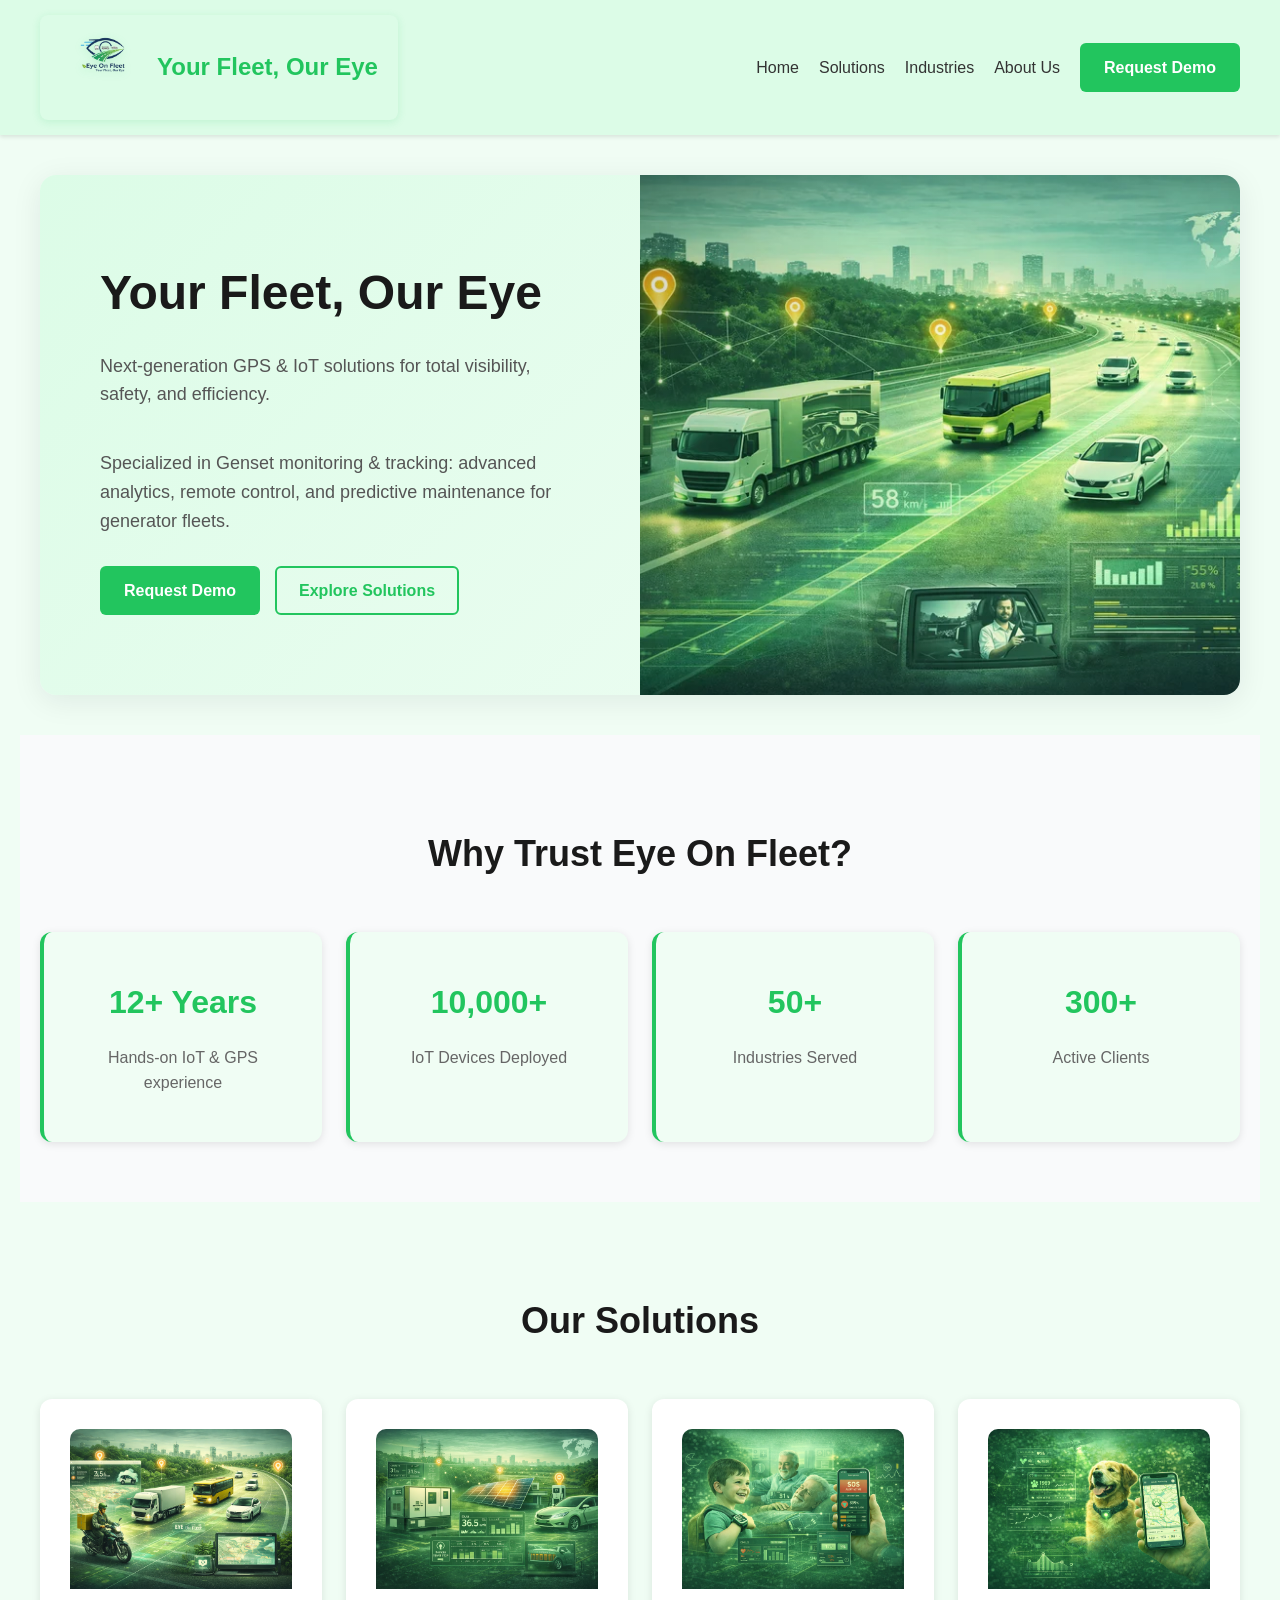
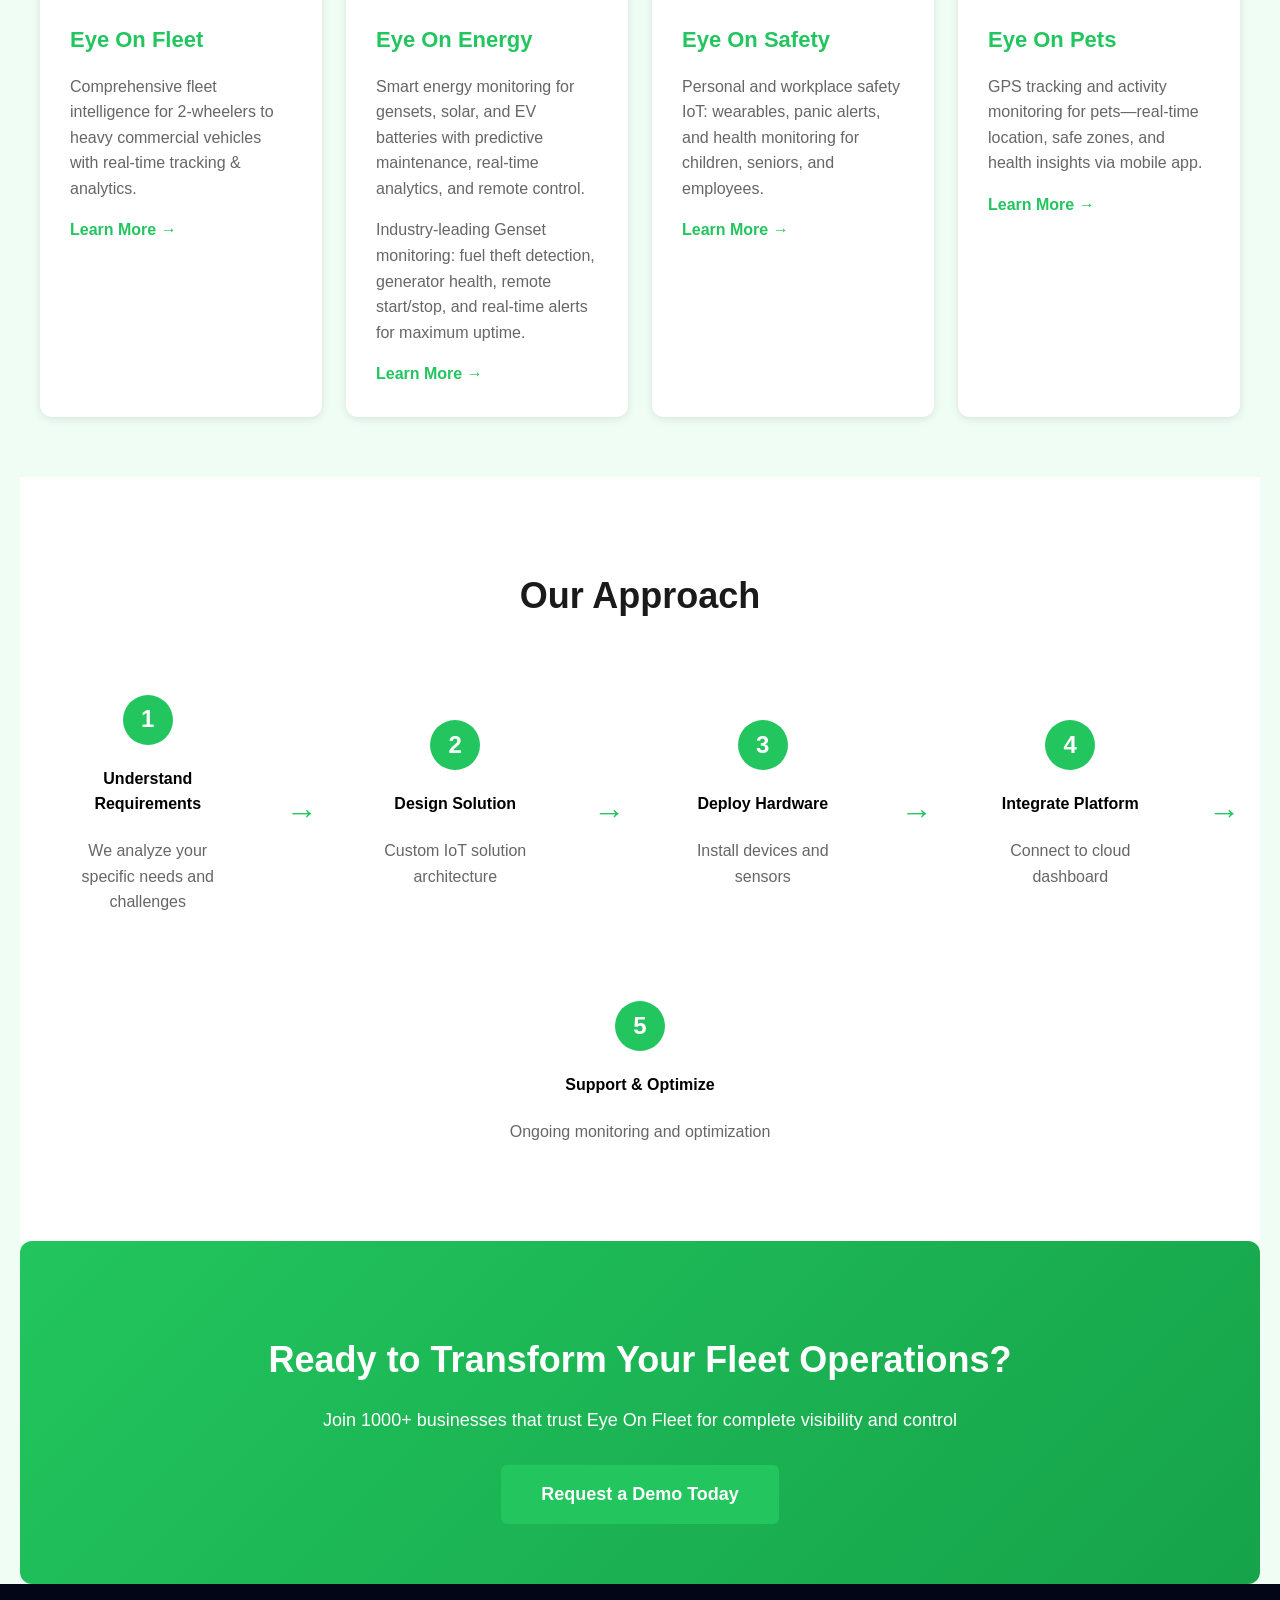
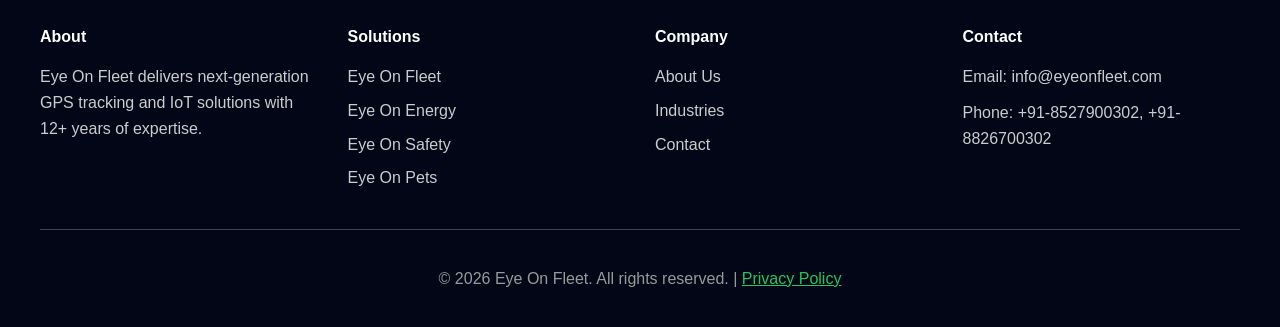
<file: index.html>
<!DOCTYPE html>
<html>
<head>
<meta charset="UTF-8">
<title>Eye On Fleet | Your Fleet, Our Eye</title>
<meta name="viewport" content="width=device-width, initial-scale=1">
<link rel="stylesheet" href="css/style.css">
</head>
<body>

<header class="header">
  <div class="nav">
    <a href="index.html" style="text-decoration:none;">
      <div class="logo">
        <img src="images/logo.png" alt="Eye On Fleet logo">
        <span>Your Fleet, Our Eye</span>
      </div>
    </a>
    <button class="nav-toggle" aria-controls="site-navigation" aria-expanded="false">☰</button>
    <nav id="site-navigation" class="site-nav">
      <a href="index.html">Home</a>
      <a href="solutions/index.html">Solutions</a>
      <a href="industries.html">Industries</a>
      <a href="about.html">About Us</a>
      <a href="contact.html" class="btn">Request Demo</a>
    </nav>
  </div>
</header>

<!-- HERO SECTION -->
<section class="hero">
  <div class="hero-grid">
    <div class="hero-content">
      <h1>Your Fleet, Our Eye</h1>
        <p>Next-generation GPS & IoT solutions for total visibility, safety, and efficiency.</p>
        <p style="margin-top:10px;">Specialized in Genset monitoring & tracking: advanced analytics, remote control, and predictive maintenance for generator fleets.</p>
      <div class="cta-group">
        <a class="btn" href="contact.html">Request Demo</a>
        <a class="btn-secondary" href="solutions/fleet.html">Explore Solutions</a>
      </div>
    </div>
    <div class="hero-media">
      <picture>
        <source type="image/webp" srcset="images/hero-1600.webp 1600w, images/hero-1200.webp 1200w, images/hero-800.webp 800w, images/hero-400.webp 400w" sizes="(min-width:1200px) 50vw, 100vw">
        <source type="image/png" srcset="images/hero-1600.png 1600w, images/hero-1200.png 1200w, images/hero-800.png 800w, images/hero-400.png 400w" sizes="(min-width:1200px) 50vw, 100vw">
        <img src="images/hero-1200.webp" alt="Fleet Dashboard" class="hero-img" loading="eager" decoding="async">
      </picture>
    </div>
  </div>
</section>

<!-- TRUST SECTION -->
<section class="section trust-section">
  <h2>Why Trust Eye On Fleet?</h2>
  <div class="cards">
    <div class="card stat-card">
      <h3>12+ Years</h3>
      <p>Hands-on IoT & GPS experience</p>
    </div>
    <div class="card stat-card">
      <h3>10,000+</h3>
      <p>IoT Devices Deployed</p>
    </div>
    <div class="card stat-card">
      <h3>50+</h3>
      <p>Industries Served</p>
    </div>
    <div class="card stat-card">
      <h3>300+</h3>
      <p>Active Clients</p>
    </div>
  </div>
</section>

<!-- SOLUTIONS SECTION -->
<section class="section">
  <h2>Our Solutions</h2>
  <div class="cards">
    <div class="card solution-card">
      <img src="images/Solution-EyeOnFleet.png" alt="Eye On Fleet" class="solution-card-img" style="width:100%;height:160px;object-fit:cover;display:block;border-radius:10px 10px 0 0;" loading="lazy" decoding="async">
      <div class="solution-card-content">
        <h3>Eye On Fleet</h3>
        <p>Comprehensive fleet intelligence for 2-wheelers to heavy commercial vehicles with real-time tracking & analytics.</p>
        <a href="solutions/fleet.html" class="link">Learn More →</a>
      </div>
    </div>
    <div class="card solution-card">
      <img src="images/Solution-EyeOnEnergy.png" alt="Eye On Energy" class="solution-card-img" style="width:100%;height:160px;object-fit:cover;display:block;border-radius:10px 10px 0 0;" loading="lazy" decoding="async">
      <div class="solution-card-content">
        <h3>Eye On Energy</h3>
          <p>Smart energy monitoring for gensets, solar, and EV batteries with predictive maintenance, real-time analytics, and remote control.</p>
          <p style="margin-top:8px;">Industry-leading Genset monitoring: fuel theft detection, generator health, remote start/stop, and real-time alerts for maximum uptime.</p>
        <a href="solutions/energy.html" class="link">Learn More →</a>
      </div>
    </div>
    <div class="card solution-card">
      <img src="images/Solution-EyeOnSafety.png" alt="Eye On Safety" class="solution-card-img" style="width:100%;height:160px;object-fit:cover;display:block;border-radius:10px 10px 0 0;" loading="lazy" decoding="async">
      <div class="solution-card-content">
        <h3>Eye On Safety</h3>
        <p>Personal and workplace safety IoT: wearables, panic alerts, and health monitoring for children, seniors, and employees.</p>
        <a href="solutions/safety.html" class="link">Learn More →</a>
      </div>
    </div>
    <div class="card solution-card">
      <img src="images/Solution-EyeOnPet.png" alt="Eye On Pets" class="solution-card-img" style="width:100%;height:160px;object-fit:cover;display:block;border-radius:10px 10px 0 0;" loading="lazy" decoding="async">
      <div class="solution-card-content">
        <h3>Eye On Pets</h3>
        <p>GPS tracking and activity monitoring for pets—real-time location, safe zones, and health insights via mobile app.</p>
        <a href="solutions/pets.html" class="link">Learn More →</a>
      </div>
    </div>
  </div>
</section>

<!-- HOW IT WORKS -->
<section class="section how-it-works">
  <h2>Our Approach</h2>
  <div class="process-flow">
    <div class="process-step">
      <div class="step-number">1</div>
      <h4>Understand Requirements</h4>
      <p>We analyze your specific needs and challenges</p>
    </div>
    <div class="process-arrow">→</div>
    <div class="process-step">
      <div class="step-number">2</div>
      <h4>Design Solution</h4>
      <p>Custom IoT solution architecture</p>
    </div>
    <div class="process-arrow">→</div>
    <div class="process-step">
      <div class="step-number">3</div>
      <h4>Deploy Hardware</h4>
      <p>Install devices and sensors</p>
    </div>
    <div class="process-arrow">→</div>
    <div class="process-step">
      <div class="step-number">4</div>
      <h4>Integrate Platform</h4>
      <p>Connect to cloud dashboard</p>
    </div>
    <div class="process-arrow">→</div>
    <div class="process-step">
      <div class="step-number">5</div>
      <h4>Support & Optimize</h4>
      <p>Ongoing monitoring and optimization</p>
    </div>
  </div>
</section>

<!-- CTA SECTION -->
<section class="section cta-banner">
  <h2>Ready to Transform Your Fleet Operations?</h2>
  <p>Join 1000+ businesses that trust Eye On Fleet for complete visibility and control</p>
  <a class="btn btn-large" href="contact.html">Request a Demo Today</a>
</section>

<!-- FOOTER -->
<footer class="footer">
  <div class="footer-content">
    <div class="footer-col">
      <h4>About</h4>
      <p>Eye On Fleet delivers next-generation GPS tracking and IoT solutions with 12+ years of expertise.</p>
    </div>
    <div class="footer-col">
      <h4>Solutions</h4>
      <ul>
        <li><a href="solutions/fleet.html">Eye On Fleet</a></li>
        <li><a href="solutions/energy.html">Eye On Energy</a></li>
        <li><a href="solutions/safety.html">Eye On Safety</a></li>
        <li><a href="solutions/pets.html">Eye On Pets</a></li>
      </ul>
    </div>
    <div class="footer-col">
      <h4>Company</h4>
      <ul>
        <li><a href="about.html">About Us</a></li>
        <li><a href="industries.html">Industries</a></li>
        <li><a href="contact.html">Contact</a></li>
      </ul>
    </div>
    <div class="footer-col">
      <h4>Contact</h4>
      <p>Email: info@eyeonfleet.com</p>
      <p>Phone: +91-8527900302, +91-8826700302</p>
    </div>
  </div>
  <div class="footer-bottom">
    <p>© 2026 Eye On Fleet. All rights reserved. | <a href="privacy-policy.html" style="color:#22c55e;text-decoration:underline;">Privacy Policy</a></p>
  </div>
</footer>

</body>
<script src="js/site.js"></script>
</html>
</file>
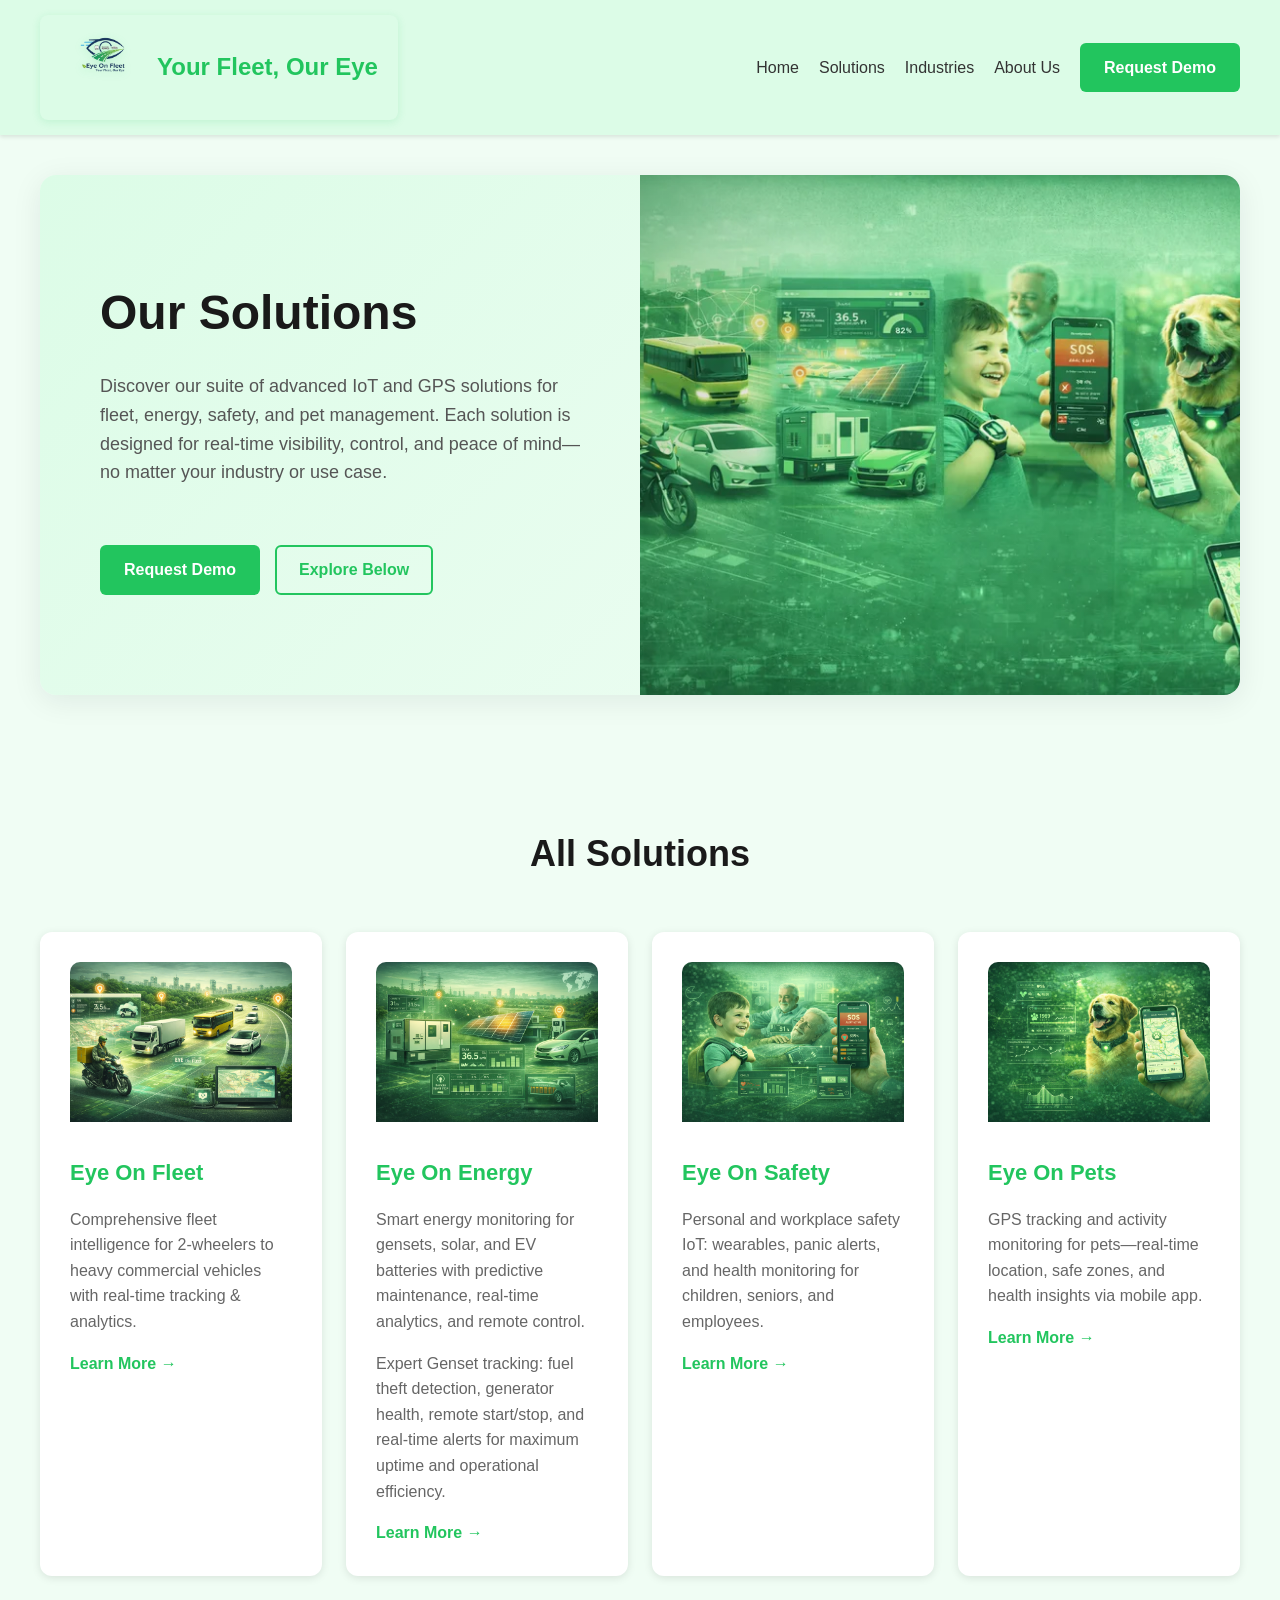
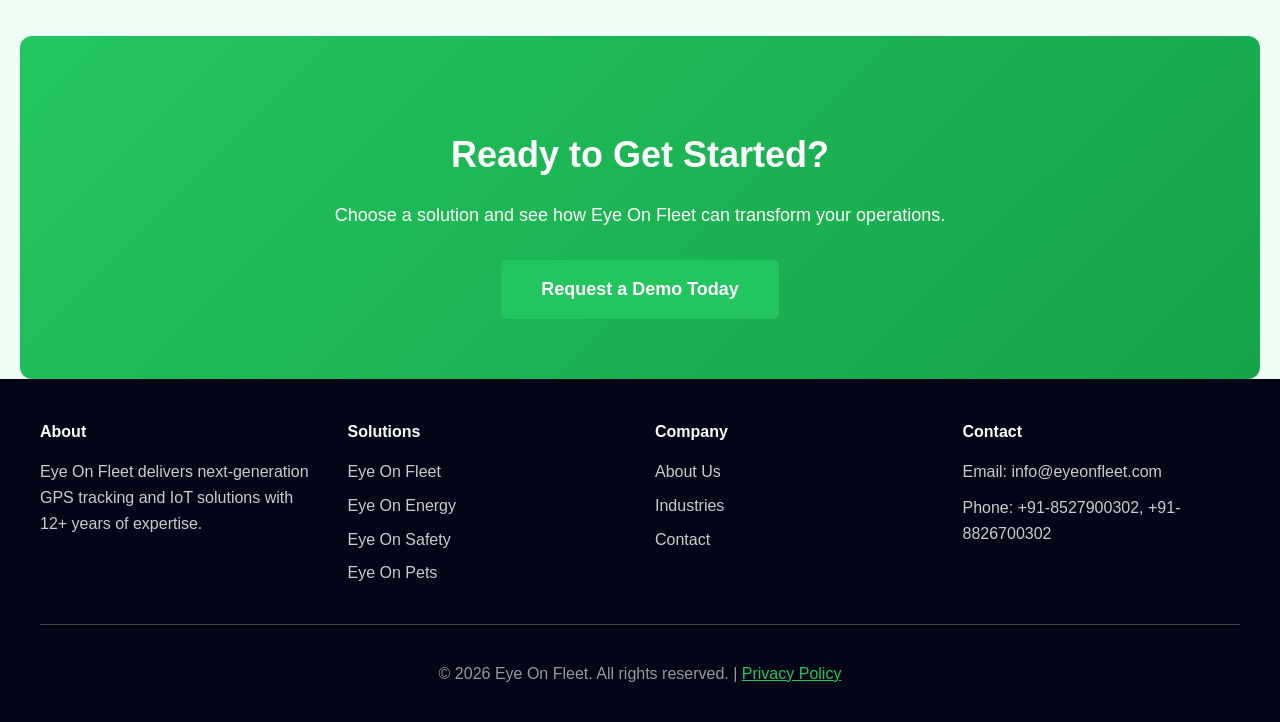
<file: solutions/index.html>
<!DOCTYPE html>
<html>
<head>
<meta charset="UTF-8">
<title>Eye On Fleet | Solutions</title>
<meta name="viewport" content="width=device-width, initial-scale=1">
<link rel="stylesheet" href="../css/style.css">
</head>
<body>

<header class="header">
  <div class="nav">
    <a href="../index.html" style="text-decoration:none;">
      <div class="logo">
        <img src="../images/logo.png" alt="Eye On Fleet logo">
        <span>Your Fleet, Our Eye</span>
      </div>
    </a>
    <button class="nav-toggle" aria-controls="site-navigation" aria-expanded="false">☰</button>
    <nav id="site-navigation" class="site-nav">
      <a href="../index.html">Home</a>
      <a href="index.html">Solutions</a>
      <a href="../industries.html">Industries</a>
      <a href="../about.html">About Us</a>
      <a href="../contact.html" class="btn">Request Demo</a>
    </nav>
  </div>
</header>

<!-- HERO SECTION -->
<section class="hero">
  <div class="hero-grid">
    <div class="hero-content">
      <h1>Our Solutions</h1>
      <p>Discover our suite of advanced IoT and GPS solutions for fleet, energy, safety, and pet management. Each solution is designed for real-time visibility, control, and peace of mind—no matter your industry or use case.</p>
      <div class="cta-group" style="margin-top:28px;">
        <a class="btn" href="../contact.html">Request Demo</a>
        <a class="btn-secondary" href="#solutions-list">Explore Below</a>
      </div>
    </div>
    <div class="hero-media">
      <picture>
        <source type="image/webp" srcset="../images/solution-hero-1600.webp 1600w, ../images/solution-hero-1200.webp 1200w, ../images/solution-hero-800.webp 800w, ../images/solution-hero-400.webp 400w" sizes="(min-width:1200px) 50vw, 100vw">
        <source type="image/png" srcset="../images/solution-hero-1600.png 1600w, ../images/solution-hero-1200.png 1200w, ../images/solution-hero-800.png 800w, ../images/solution-hero-400.png 400w" sizes="(min-width:1200px) 50vw, 100vw">
        <img src="../images/solution-hero-1200.webp" alt="Solutions Hero" class="hero-img" loading="eager" decoding="async">
      </picture>
    </div>
  </div>
</section>

<!-- SOLUTIONS SECTION -->
<section class="section" id="solutions-list">
  <h2>All Solutions</h2>
  <div class="cards">
    <div class="card solution-card">
      <img src="../images/Solution-EyeOnFleet.png" alt="Eye On Fleet" class="solution-card-img" style="width:100%;height:160px;object-fit:cover;display:block;border-radius:10px 10px 0 0;" loading="lazy" decoding="async">
      <div class="solution-card-content">
        <h3>Eye On Fleet</h3>
        <p>Comprehensive fleet intelligence for 2-wheelers to heavy commercial vehicles with real-time tracking & analytics.</p>
        <a href="fleet.html" class="link">Learn More →</a>
      </div>
    </div>
    <div class="card solution-card">
      <img src="../images/Solution-EyeOnEnergy.png" alt="Eye On Energy" class="solution-card-img" style="width:100%;height:160px;object-fit:cover;display:block;border-radius:10px 10px 0 0;" loading="lazy" decoding="async">
      <div class="solution-card-content">
        <h3>Eye On Energy</h3>
          <p>Smart energy monitoring for gensets, solar, and EV batteries with predictive maintenance, real-time analytics, and remote control.</p>
          <p style="margin-top:8px;">Expert Genset tracking: fuel theft detection, generator health, remote start/stop, and real-time alerts for maximum uptime and operational efficiency.</p>
        <a href="energy.html" class="link">Learn More →</a>
      </div>
    </div>
    <div class="card solution-card">
      <img src="../images/Solution-EyeOnSafety.png" alt="Eye On Safety" class="solution-card-img" style="width:100%;height:160px;object-fit:cover;display:block;border-radius:10px 10px 0 0;" loading="lazy" decoding="async">
      <div class="solution-card-content">
        <h3>Eye On Safety</h3>
        <p>Personal and workplace safety IoT: wearables, panic alerts, and health monitoring for children, seniors, and employees.</p>
        <a href="safety.html" class="link">Learn More →</a>
      </div>
    </div>
    <div class="card solution-card">
      <img src="../images/Solution-EyeOnPet.png" alt="Eye On Pets" class="solution-card-img" style="width:100%;height:160px;object-fit:cover;display:block;border-radius:10px 10px 0 0;" loading="lazy" decoding="async">
      <div class="solution-card-content">
        <h3>Eye On Pets</h3>
        <p>GPS tracking and activity monitoring for pets—real-time location, safe zones, and health insights via mobile app.</p>
        <a href="pets.html" class="link">Learn More →</a>
      </div>
    </div>
  </div>
</section>

<!-- CTA SECTION -->
<section class="section cta-banner">
  <h2>Ready to Get Started?</h2>
  <p>Choose a solution and see how Eye On Fleet can transform your operations.</p>
  <a class="btn btn-large" href="../contact.html">Request a Demo Today</a>
</section>

<!-- FOOTER -->
<footer class="footer">
  <div class="footer-content">
    <div class="footer-col">
      <h4>About</h4>
      <p>Eye On Fleet delivers next-generation GPS tracking and IoT solutions with 12+ years of expertise.</p>
    </div>
    <div class="footer-col">
      <h4>Solutions</h4>
      <ul>
        <li><a href="fleet.html">Eye On Fleet</a></li>
        <li><a href="energy.html">Eye On Energy</a></li>
        <li><a href="safety.html">Eye On Safety</a></li>
        <li><a href="pets.html">Eye On Pets</a></li>
      </ul>
    </div>
    <div class="footer-col">
      <h4>Company</h4>
      <ul>
        <li><a href="../about.html">About Us</a></li>
        <li><a href="../industries.html">Industries</a></li>
        <li><a href="../contact.html">Contact</a></li>
      </ul>
    </div>
    <div class="footer-col">
      <h4>Contact</h4>
      <p>Email: info@eyeonfleet.com</p>
      <p>Phone: +91-8527900302, +91-8826700302</p>
    </div>
  </div>
  <div class="footer-bottom">
    <p>© 2026 Eye On Fleet. All rights reserved. | <a href="../privacy-policy.html" style="color:#22c55e;text-decoration:underline;">Privacy Policy</a></p>
  </div>
</footer>

</body>
<script src="../js/site.js"></script>
</html>
</file>
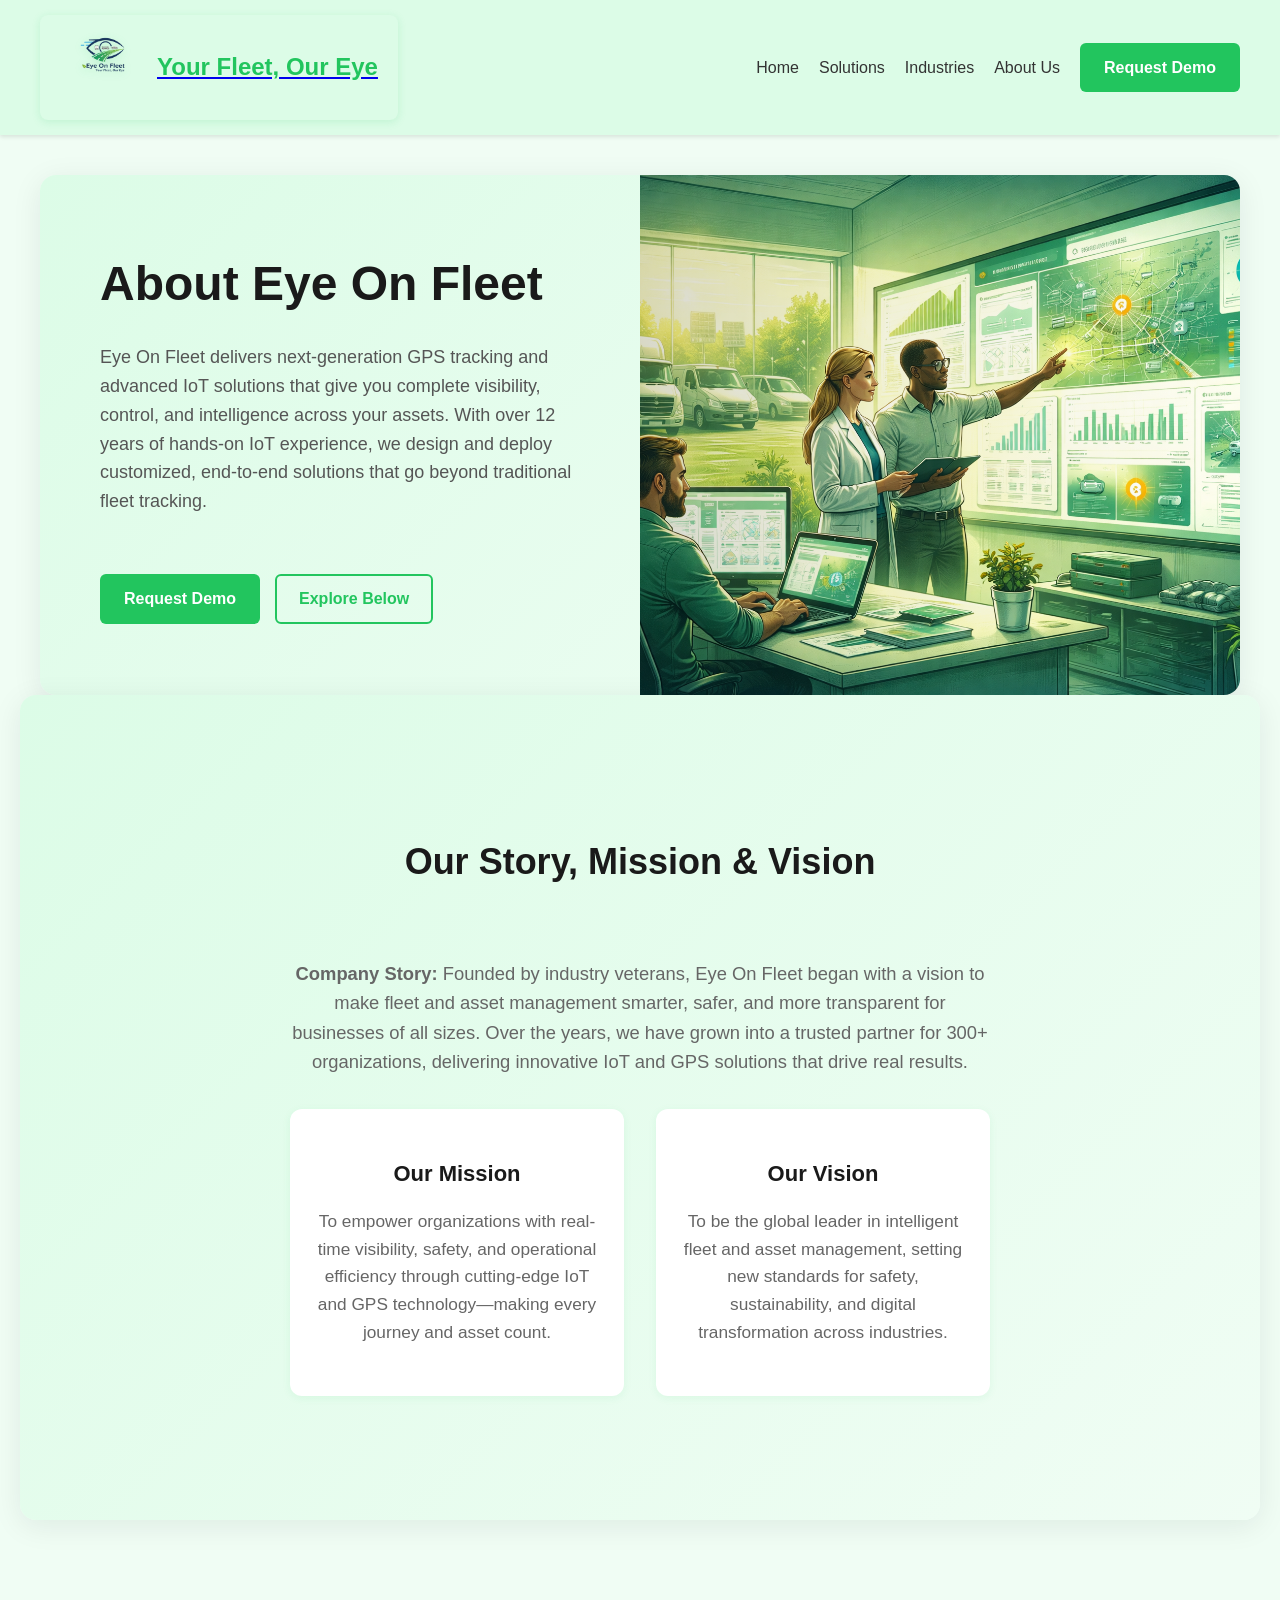
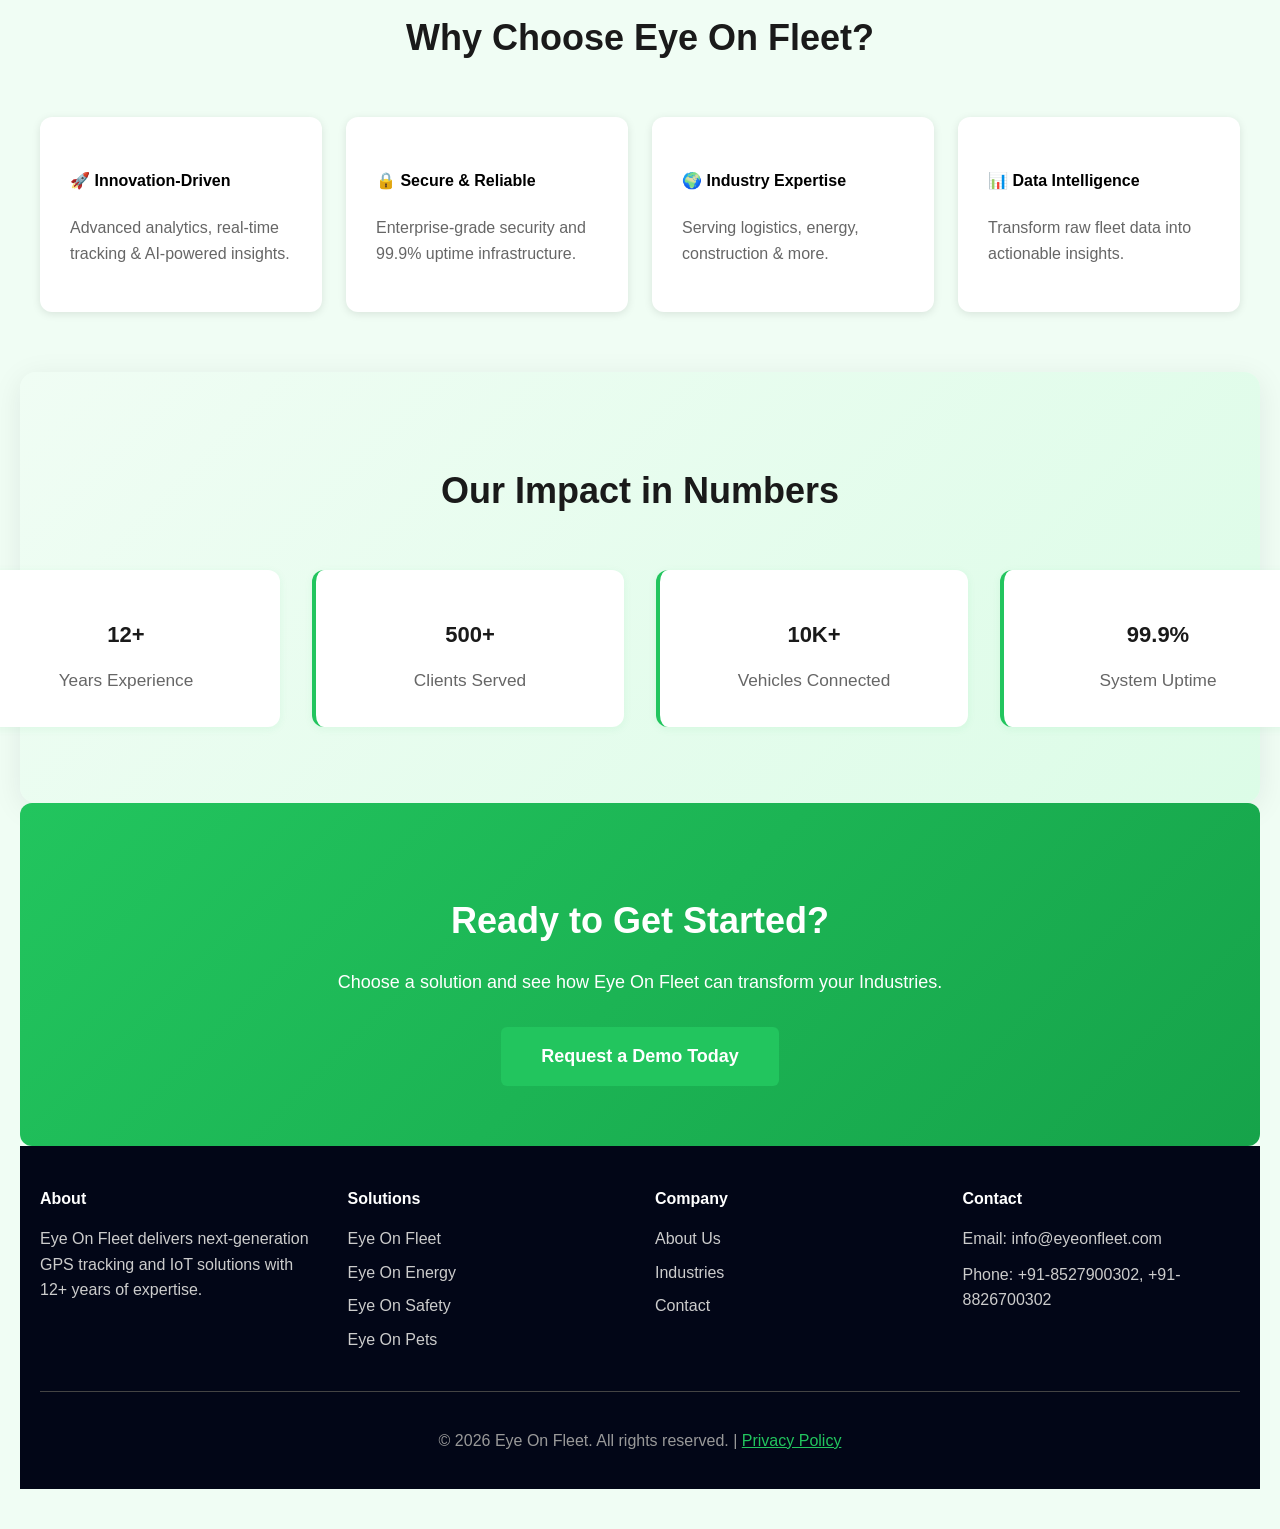
<file: about.html>
<!DOCTYPE html>
<html lang="en">
<head>
  <meta charset="UTF-8">
  <title>About Us | Eye On Fleet</title>
  <meta name="viewport" content="width=device-width, initial-scale=1">
  <link rel="stylesheet" href="css/style.css">
</head>
<body>

<header class="header">
  <div class="nav">
    <a href="index.html" class="logo-link">
      <div class="logo">
        <img src="images/logo.png" alt="Eye On Fleet logo">
        <span>Your Fleet, Our Eye</span>
      </div>
    </a>

    <button class="nav-toggle" aria-controls="site-navigation" aria-expanded="false">☰</button>
    <nav id="site-navigation" class="site-nav">
      <a href="index.html">Home</a>
      <a href="solutions/index.html">Solutions</a>
      <a href="industries.html">Industries</a>
      <a href="about.html">About Us</a>
      <a href="contact.html" class="btn">Request Demo</a>
    </nav>
  </div>
</header>

<!-- ===============================
     HERO SECTION (UNIFIED)
     =============================== -->
<!-- ===============================
  HERO SECTION (UNIFIED)
  =============================== -->
<section class="hero">
  <div class="hero-grid">

    <div class="hero-content">
      <h1>About Eye On Fleet</h1>
      <p>
        Eye On Fleet delivers next-generation GPS tracking and advanced IoT solutions that give you complete visibility, control, and intelligence across your assets. With over 12 years of hands-on IoT experience, we design and deploy customized, end-to-end solutions that go beyond traditional fleet tracking.
      </p>
      <div class="cta-group" style="margin-top:28px;">
        <a class="btn" href="../contact.html">Request Demo</a>
        <a class="btn-secondary" href="#mission-list">Explore Below</a>
      </div>
    </div>

    <div class="hero-media">
      <picture>
    
        <source type="image/png" srcset="images/AboutUs-Hero.png">
       <img src="images/AboutUs-Hero.png"
     alt="About Eye On Fleet"
     class="hero-img hero-img--contain">

      </picture>
    </div>

  </div>


<!-- COMPANY STORY, MISSION & VISION SECTION -->
<section class="section company-story-section" id ="mission-list">
  <div class="company-story-inner">
    <h2 class="company-story-title">Our Story, Mission & Vision</h2>
    <div class="company-story-content">
      <p class="company-story-text">
        <strong>Company Story:</strong> Founded by industry veterans, Eye On Fleet began with a vision to make fleet and asset management smarter, safer, and more transparent for businesses of all sizes. Over the years, we have grown into a trusted partner for 300+ organizations, delivering innovative IoT and GPS solutions that drive real results.
      </p>
      <div class="company-mv-cards">
        <div class="company-mv-card">
          <h3>Our Mission</h3>
          <p>To empower organizations with real-time visibility, safety, and operational efficiency through cutting-edge IoT and GPS technology—making every journey and asset count.</p>
        </div>
        <div class="company-mv-card">
          <h3>Our Vision</h3>
          <p>To be the global leader in intelligent fleet and asset management, setting new standards for safety, sustainability, and digital transformation across industries.</p>
        </div>
      </div>
    </div>
  </div>
</section>


<!-- WHY CHOOSE US -->
<section class="section">
  <div class="container">
    <h2 class="center">Why Choose Eye On Fleet?</h2>

    <div class="cards">

      <div class="card">
        <h4>🚀 Innovation-Driven</h4>
        <p>Advanced analytics, real-time tracking & AI-powered insights.</p>
      </div>

      <div class="card">
        <h4>🔒 Secure & Reliable</h4>
        <p>Enterprise-grade security and 99.9% uptime infrastructure.</p>
      </div>

      <div class="card">
        <h4>🌍 Industry Expertise</h4>
        <p>Serving logistics, energy, construction & more.</p>
      </div>

      <div class="card">
        <h4>📊 Data Intelligence</h4>
        <p>Transform raw fleet data into actionable insights.</p>
      </div>

    </div>
  </div>
</section>

<!-- STATS SECTION -->
<section class="section stats-section-redesigned">
  <h2 class="company-story-title">Our Impact in Numbers</h2>
  <div class="company-mv-cards">
    <div class="company-mv-card stat-mv-card">
      <h3>12+</h3>
      <p>Years Experience</p>
    </div>
    <div class="company-mv-card stat-mv-card">
      <h3>500+</h3>
      <p>Clients Served</p>
    </div>
    <div class="company-mv-card stat-mv-card">
      <h3>10K+</h3>
      <p>Vehicles Connected</p>
    </div>
    <div class="company-mv-card stat-mv-card">
      <h3>99.9%</h3>
      <p>System Uptime</p>
    </div>
  </div>
</section>

<!-- ===============================
     CTA
     =============================== -->
<!-- CTA SECTION -->
<section class="section cta-banner">
  <h2>Ready to Get Started?</h2>
  <p>Choose a solution and see how Eye On Fleet can transform your Industries.</p>
  <a class="btn btn-large" href="../contact.html">Request a Demo Today</a>
</section>

<footer class="footer">
  <div class="footer-content">
    <div class="footer-col">
      <h4>About</h4>
      <p>Eye On Fleet delivers next-generation GPS tracking and IoT solutions with 12+ years of expertise.</p>
    </div>

    <div class="footer-col">
      <h4>Solutions</h4>
      <ul>
        <li><a href="solutions/fleet.html">Eye On Fleet</a></li>
        <li><a href="solutions/energy.html">Eye On Energy</a></li>
        <li><a href="solutions/safety.html">Eye On Safety</a></li>
        <li><a href="solutions/pets.html">Eye On Pets</a></li>
      </ul>
    </div>

    <div class="footer-col">
      <h4>Company</h4>
      <ul>
        <li><a href="about.html">About Us</a></li>
        <li><a href="industries.html">Industries</a></li>
        <li><a href="contact.html">Contact</a></li>
      </ul>
    </div>

    <div class="footer-col">
      <h4>Contact</h4>
      <p>Email: info@eyeonfleet.com</p>
      <p>Phone: +91-8527900302, +91-8826700302</p>
    </div>
  </div>

  <div class="footer-bottom">
    <p>© 2026 Eye On Fleet. All rights reserved. | <a href="privacy-policy.html" style="color:#22c55e;text-decoration:underline;">Privacy Policy</a></p>
  </div>
</footer>

<script src="js/site.js"></script>
</body>
</html>
</file>
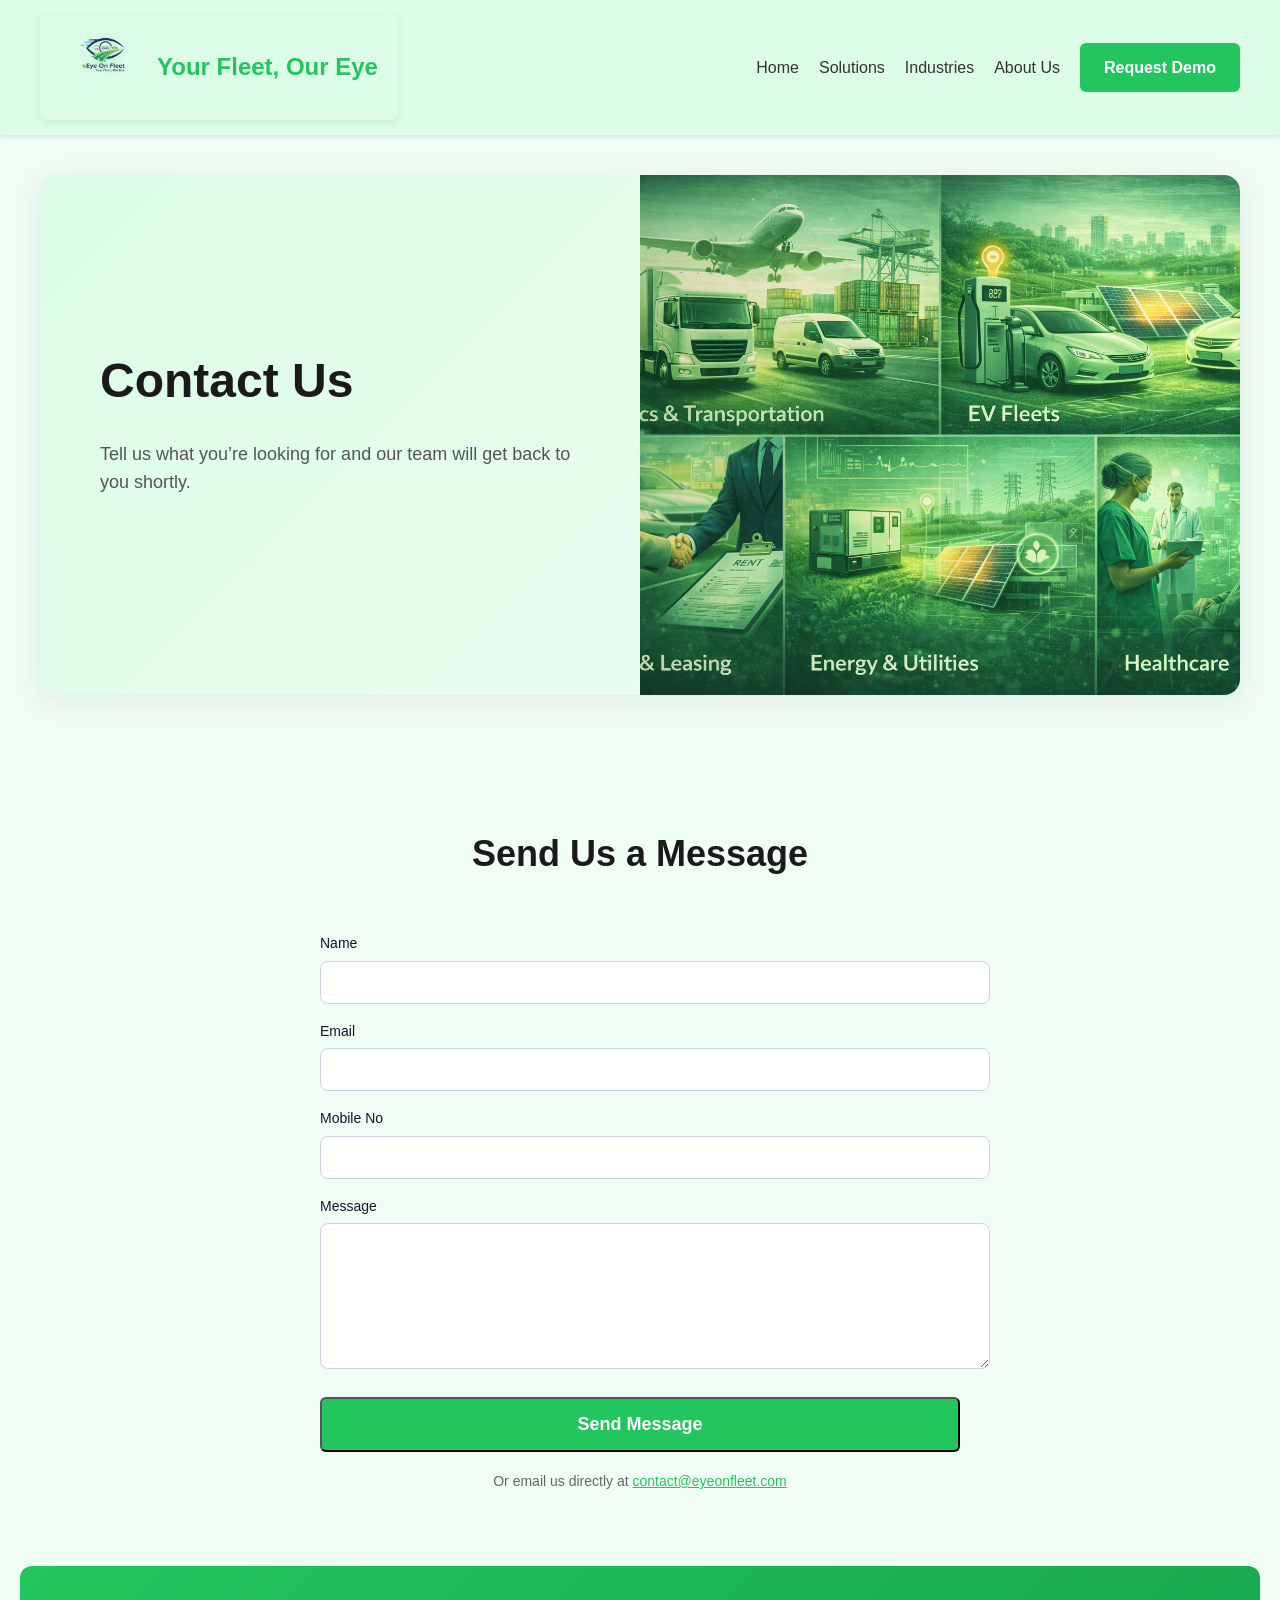
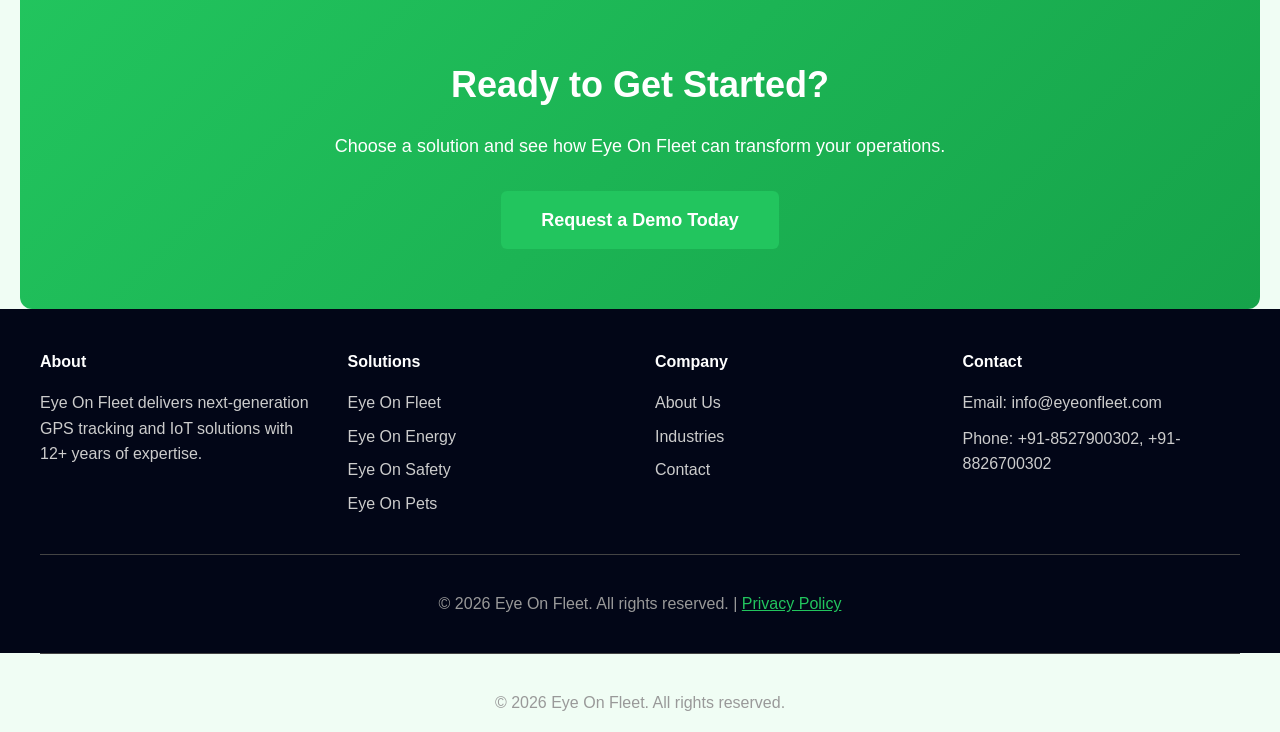
<file: contact.html>
<!DOCTYPE html>
<html lang="en">
<head>
  <meta charset="UTF-8">
  <title>Contact Us | Eye On Fleet</title>
  <meta name="viewport" content="width=device-width, initial-scale=1">
  <meta name="description" content="Contact Eye On Fleet to request a demo or learn more about our GPS & IoT solutions.">
  <link rel="stylesheet" href="css/style.css">
</head>

<body>

<header class="header">
  <div class="nav">
    <a href="index.html" style="text-decoration:none;">
      <div class="logo">
        <img src="images/logo.png" alt="Eye On Fleet logo">
        <span>Your Fleet, Our Eye</span>
      </div>
    </a>

    <nav class="site-nav">
      <a href="index.html">Home</a>
      <a href="solutions/index.html">Solutions</a>
      <a href="industries.html">Industries</a>
        <a href="about.html">About Us</a>
      <a href="contact.html" class="btn">Request Demo</a>
    </nav>
  </div>
</header>

<!-- ===============================
     HERO
     =============================== -->
<section class="hero">
  <div class="hero-grid" style="min-height:320px;">
    <div class="hero-content">
      <h1>Contact Us</h1>
      <p>
        Tell us what you’re looking for and our team will get back to you shortly.
      </p>
    </div>

    <div class="hero-media">
      <img
        src="images/Industry-Hero.png"
        alt="Contact Eye On Fleet"
        class="hero-img hero-img--contain"
      >
    </div>
  </div>
</section>

<!-- ===============================
     CONTACT FORM
     =============================== -->
<section class="section" style="max-width:640px;margin:0 auto;">
  <h2>Send Us a Message</h2>

  <form
  class="contact-form"
  action="https://formspree.io/f/mykdkkda"
  method="POST"
>
  <input type="hidden" name="_subject" value="New Contact Request – Eye On Fleet">
  <input type="hidden" name="_redirect" value="https://eyeonfleet.com/thank-you.html">

  <label>
    Name
    <input type="text" name="name" required>
  </label>

  <label>
    Email
    <input type="email" name="email" required>
  </label>

  <label>
    Mobile No
    <input type="tel" name="mobile" required>
  </label>

  <label>
    Message
    <textarea name="message" required></textarea>
  </label>

  <button type="submit" class="btn btn-large">
    Send Message
  </button>
</form>


  <p style="margin-top:18px;color:#666;font-size:14px;text-align:center;">
    Or email us directly at
    <a href="mailto:contact@eyeonfleet.com" style="color:#22c55e;">
      contact@eyeonfleet.com 
    </a>
  </p>
</section>
<!-- CTA SECTION -->
<section class="section cta-banner">
  <h2>Ready to Get Started?</h2>
  <p>Choose a solution and see how Eye On Fleet can transform your operations.</p>
  <a class="btn btn-large" href="../contact.html">Request a Demo Today</a>
</section>

<!-- FOOTER -->
<footer class="footer">
  <div class="footer-content">
    <div class="footer-col">
      <h4>About</h4>
      <p>Eye On Fleet delivers next-generation GPS tracking and IoT solutions with 12+ years of expertise.</p>
    </div>
    <div class="footer-col">
      <h4>Solutions</h4>
      <ul>
        <li><a href="fleet.html">Eye On Fleet</a></li>
        <li><a href="energy.html">Eye On Energy</a></li>
        <li><a href="safety.html">Eye On Safety</a></li>
        <li><a href="pets.html">Eye On Pets</a></li>
      </ul>
    </div>
    <div class="footer-col">
      <h4>Company</h4>
      <ul>
          <li><a href="../about.html">About Us</a></li>
        <li><a href="../industries.html">Industries</a></li>
        <li><a href="../contact.html">Contact</a></li>
      </ul>
    </div>
    <div class="footer-col">
      <h4>Contact</h4>
      <p>Email: info@eyeonfleet.com</p>
      <p>Phone: +91-8527900302, +91-8826700302</p>
    </div>
  </div>
  <div class="footer-bottom">
    <p>© 2026 Eye On Fleet. All rights reserved. | <a href="privacy-policy.html" style="color:#22c55e;text-decoration:underline;">Privacy Policy</a></p>
  </div>
</footer>

</body>
<script src="../js/site.js"></script>
<footer class/header class="footer">
  <div class="footer-bottom">
    <p>© 2026 Eye On Fleet. All rights reserved.</p>
  </div>
</footer>

<script src="js/site.js"></script>
</body>
</html>
</file>
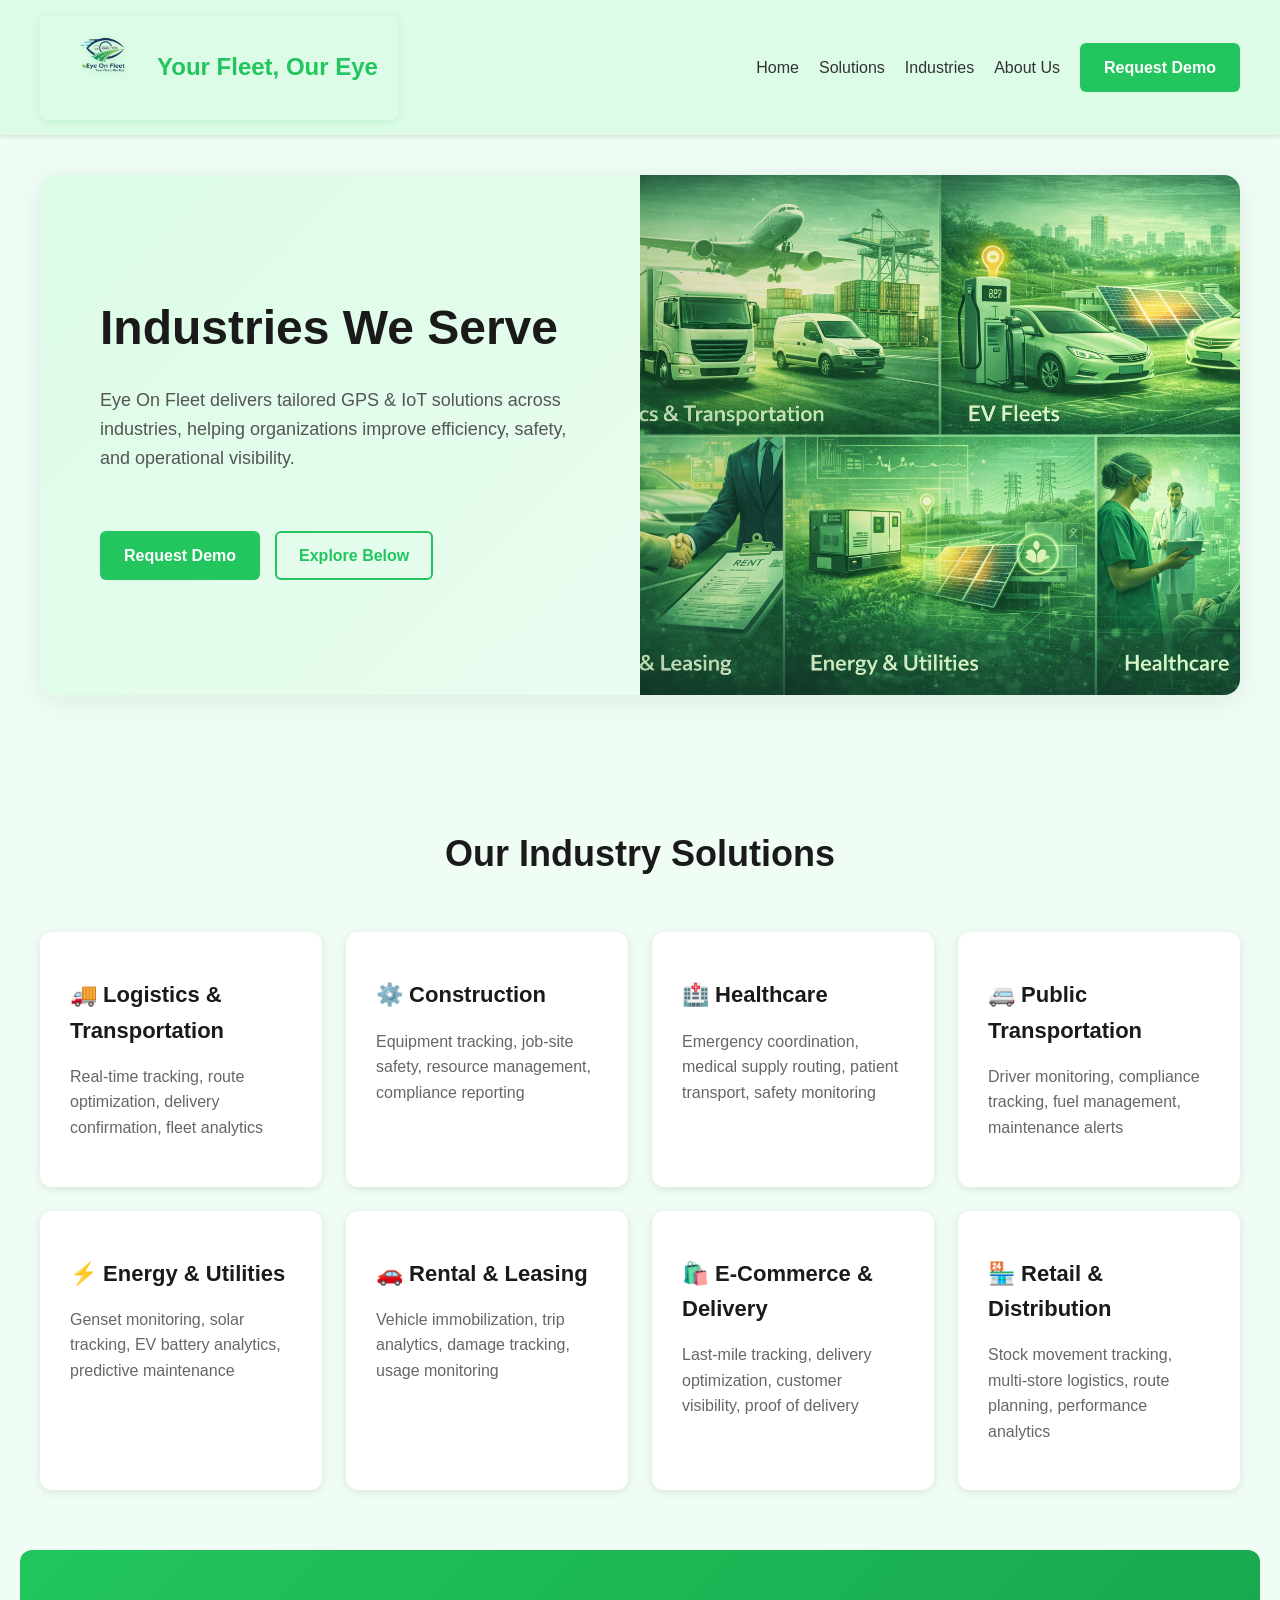
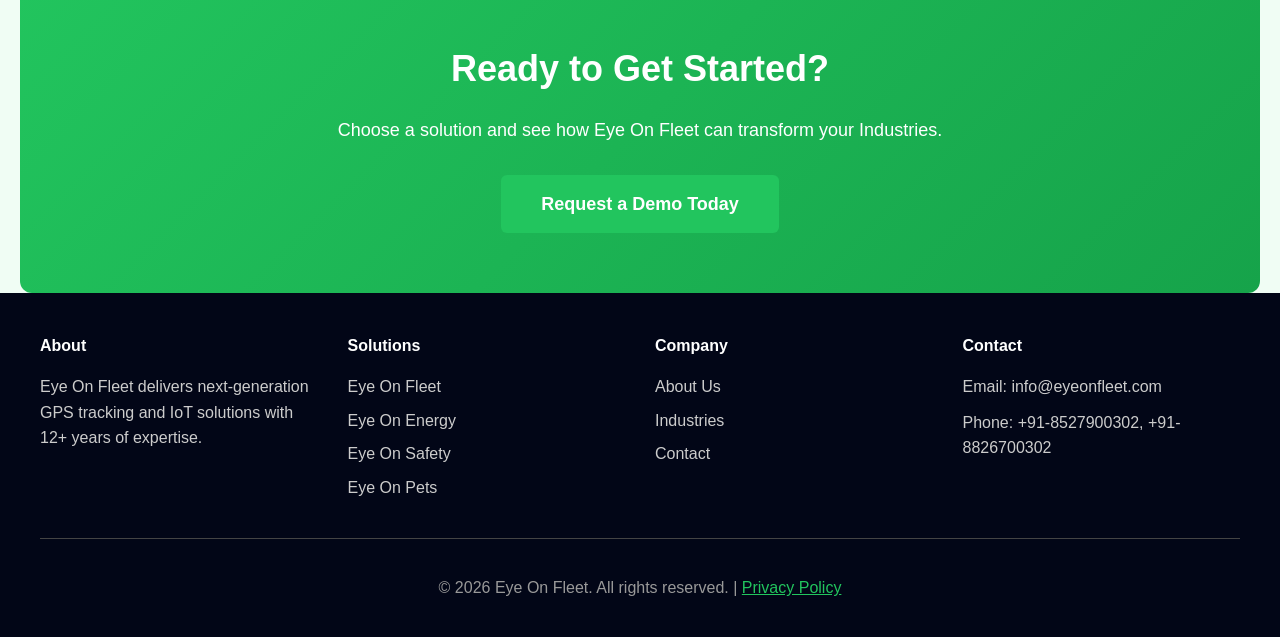
<file: industries.html>
<!DOCTYPE html>
<html lang="en">
<head>
  <meta charset="UTF-8">
  <title>Industries | Eye On Fleet</title>
  <meta name="viewport" content="width=device-width, initial-scale=1">
  <link rel="stylesheet" href="css/style.css">
</head>
<body>

<header class="header">
  <div class="nav">
    <a href="index.html" style="text-decoration:none;">
      <div class="logo">
        <img src="images/logo.png" alt="Eye On Fleet logo">
        <span>Your Fleet, Our Eye</span>
      </div>
    </a>
    <button class="nav-toggle" aria-controls="site-navigation" aria-expanded="false">☰</button>
    <nav id="site-navigation" class="site-nav">
      <a href="index.html">Home</a>
      <a href="solutions/index.html">Solutions</a>
      <a href="industries.html">Industries</a>
      <a href="about.html">About Us</a>
      <a href="contact.html" class="btn">Request Demo</a>
    </nav>
  </div>
</header>

<!-- ===============================
     HERO SECTION (UNIFIED)
     =============================== -->
<section class="hero">
  <div class="hero-grid">

    <div class="hero-content">
      <h1>Industries We Serve</h1>
      <p>
        Eye On Fleet delivers tailored GPS & IoT solutions across industries,
        helping organizations improve efficiency, safety, and operational visibility.
      </p>
      <div class="cta-group" style="margin-top:28px;">
        <a class="btn" href="../contact.html">Request Demo</a>
        <a class="btn-secondary" href="#industry-list">Explore Below</a>
      </div>
    </div>

    <div class="hero-media">
      <picture>
    
        <source type="image/png" srcset="images/Industry-Hero.png">
       <img src="images/Industry-Hero.png"
     alt="Industries served by Eye On Fleet"
     class="hero-img hero-img--contain">

      </picture>
    </div>

  </div>
</section>

<!-- ===============================
     INDUSTRY CARDS
     =============================== -->
<section class="section" id="industry-list">
  <h2>Our Industry Solutions</h2>

  <div class="cards">
    <div class="card">
      <h3>🚚 Logistics & Transportation</h3>
      <p>Real-time tracking, route optimization, delivery confirmation, fleet analytics</p>
    </div>

    <div class="card">
      <h3>⚙️ Construction</h3>
      <p>Equipment tracking, job-site safety, resource management, compliance reporting</p>
    </div>

    <div class="card">
      <h3>🏥 Healthcare</h3>
      <p>Emergency coordination, medical supply routing, patient transport, safety monitoring</p>
    </div>

    <div class="card">
      <h3>🚐 Public Transportation</h3>
      <p>Driver monitoring, compliance tracking, fuel management, maintenance alerts</p>
    </div>

    <div class="card">
      <h3>⚡ Energy & Utilities</h3>
      <p>Genset monitoring, solar tracking, EV battery analytics, predictive maintenance</p>
    </div>

    <div class="card">
      <h3>🚗 Rental & Leasing</h3>
      <p>Vehicle immobilization, trip analytics, damage tracking, usage monitoring</p>
    </div>

    <div class="card">
      <h3>🛍️ E-Commerce & Delivery</h3>
      <p>Last-mile tracking, delivery optimization, customer visibility, proof of delivery</p>
    </div>

    <div class="card">
      <h3>🏪 Retail & Distribution</h3>
      <p>Stock movement tracking, multi-store logistics, route planning, performance analytics</p>
    </div>
  </div>
</section>

<!-- ===============================
     CTA
     =============================== -->
<!-- CTA SECTION -->
<section class="section cta-banner">
  <h2>Ready to Get Started?</h2>
  <p>Choose a solution and see how Eye On Fleet can transform your Industries.</p>
  <a class="btn btn-large" href="../contact.html">Request a Demo Today</a>
</section>

<footer class="footer">
  <div class="footer-content">
    <div class="footer-col">
      <h4>About</h4>
      <p>Eye On Fleet delivers next-generation GPS tracking and IoT solutions with 12+ years of expertise.</p>
    </div>

    <div class="footer-col">
      <h4>Solutions</h4>
      <ul>
        <li><a href="solutions/fleet.html">Eye On Fleet</a></li>
        <li><a href="solutions/energy.html">Eye On Energy</a></li>
        <li><a href="solutions/safety.html">Eye On Safety</a></li>
        <li><a href="solutions/pets.html">Eye On Pets</a></li>
      </ul>
    </div>

    <div class="footer-col">
      <h4>Company</h4>
      <ul>
        <li><a href="about.html">About Us</a></li>
        <li><a href="industries.html">Industries</a></li>
        <li><a href="contact.html">Contact</a></li>
      </ul>
    </div>

    <div class="footer-col">
      <h4>Contact</h4>
      <p>Email: info@eyeonfleet.com</p>
      <p>Phone: +91-8527900302, +91-8826700302</p>
    </div>
  </div>

  <div class="footer-bottom">
    <p>© 2026 Eye On Fleet. All rights reserved. | <a href="privacy-policy.html" style="color:#22c55e;text-decoration:underline;">Privacy Policy</a></p>
  </div>
</footer>

<script src="js/site.js"></script>
</body>
</html>
</file>
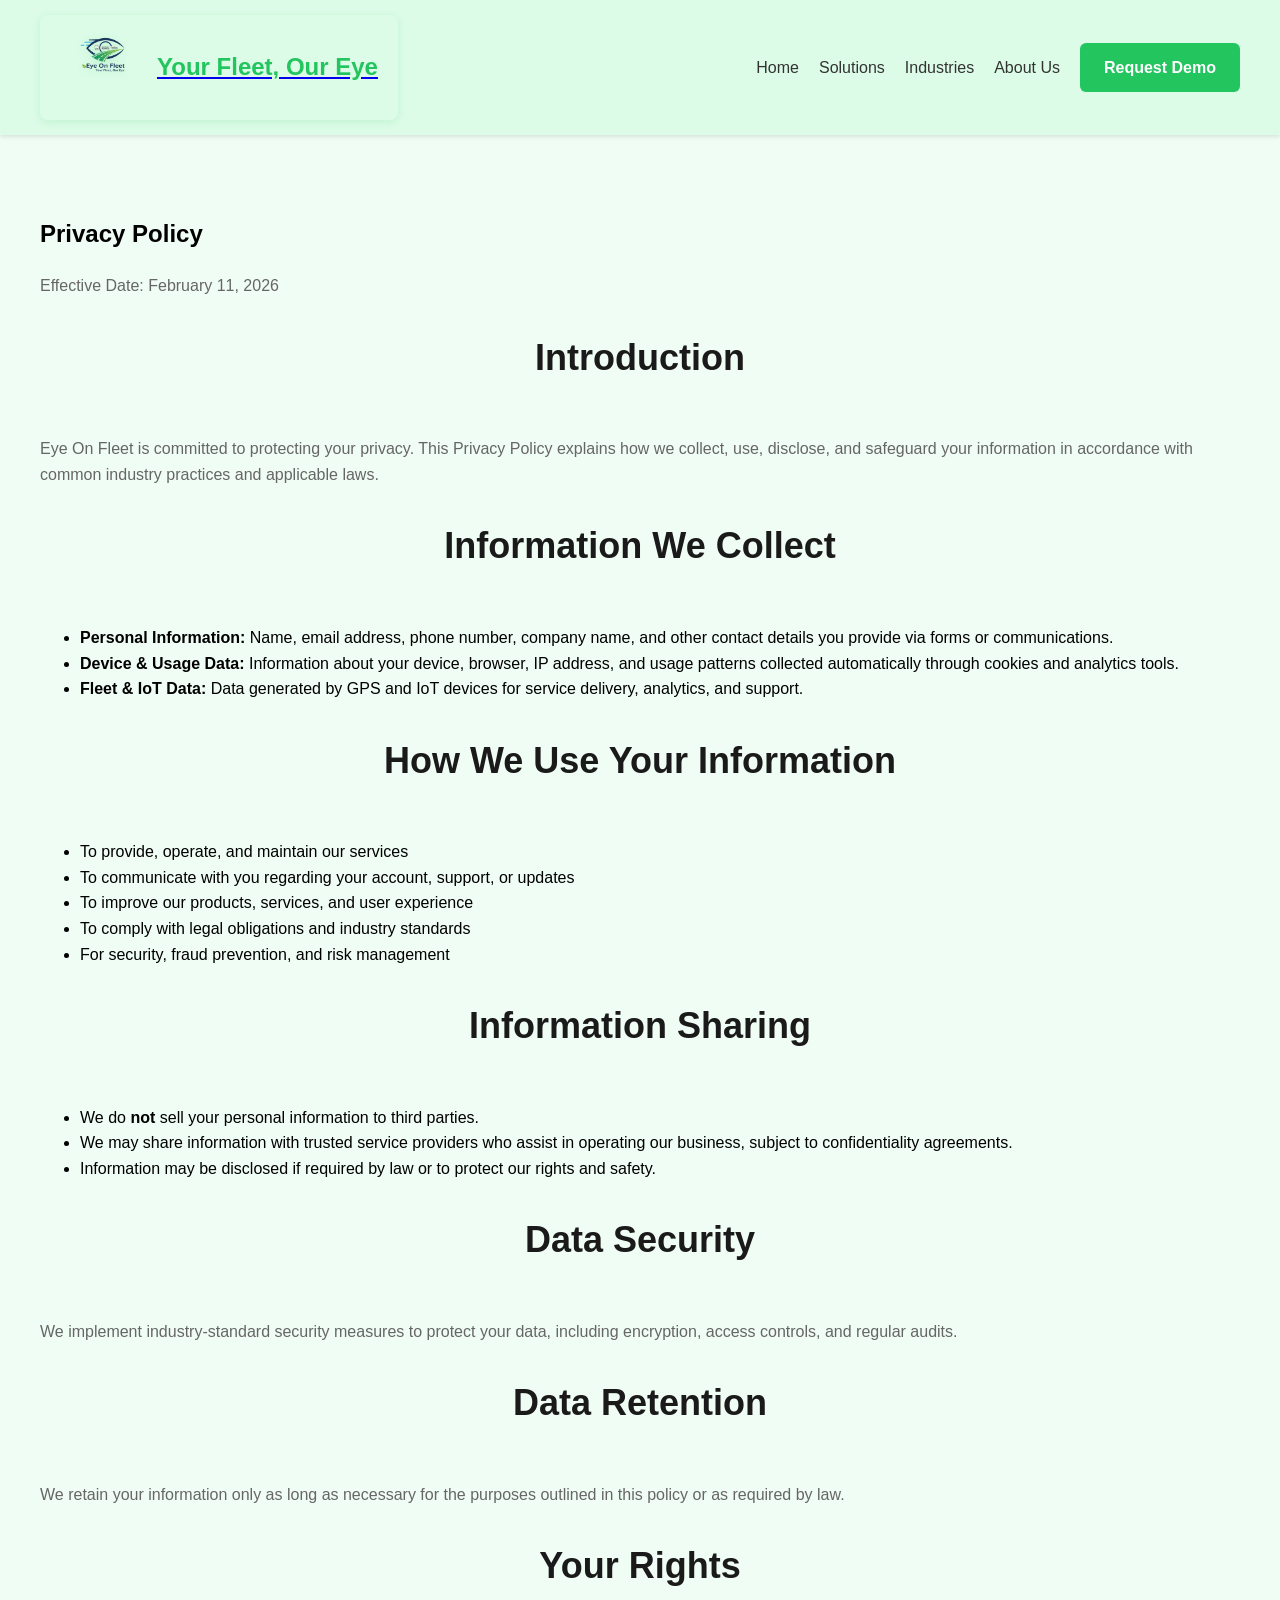
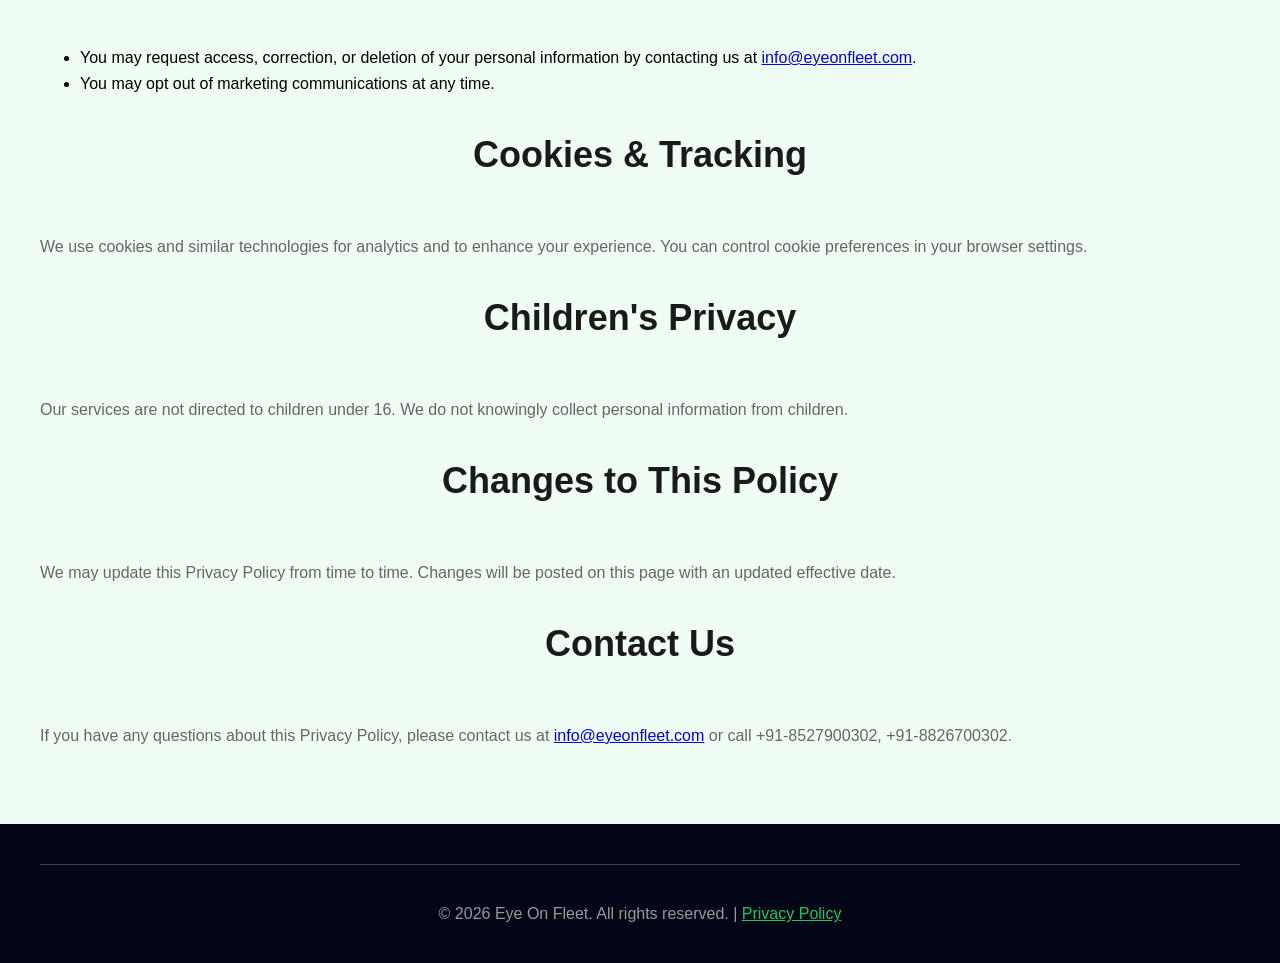
<file: privacy-policy.html>
<!DOCTYPE html>
<html lang="en">
<head>
  <meta charset="UTF-8">
  <title>Privacy Policy | Eye On Fleet</title>
  <meta name="viewport" content="width=device-width, initial-scale=1">
  <link rel="stylesheet" href="css/style.css">
</head>
<body>
<header class="header">
  <div class="nav">
    <a href="index.html" class="logo-link">
      <div class="logo">
        <img src="images/logo.png" alt="Eye On Fleet logo">
        <span>Your Fleet, Our Eye</span>
      </div>
    </a>
    <button class="nav-toggle" aria-controls="site-navigation" aria-expanded="false">☰</button>
    <nav id="site-navigation" class="site-nav">
      <a href="index.html">Home</a>
      <a href="solutions/index.html">Solutions</a>
      <a href="industries.html">Industries</a>
      <a href="about.html">About Us</a>
      <a href="contact.html" class="btn">Request Demo</a>
    </nav>
  </div>
</header>

<section class="section">
  <h1>Privacy Policy</h1>
  <p>Effective Date: February 11, 2026</p>
  <h2>Introduction</h2>
  <p>Eye On Fleet is committed to protecting your privacy. This Privacy Policy explains how we collect, use, disclose, and safeguard your information in accordance with common industry practices and applicable laws.</p>

  <h2>Information We Collect</h2>
  <ul>
    <li><strong>Personal Information:</strong> Name, email address, phone number, company name, and other contact details you provide via forms or communications.</li>
    <li><strong>Device & Usage Data:</strong> Information about your device, browser, IP address, and usage patterns collected automatically through cookies and analytics tools.</li>
    <li><strong>Fleet & IoT Data:</strong> Data generated by GPS and IoT devices for service delivery, analytics, and support.</li>
  </ul>

  <h2>How We Use Your Information</h2>
  <ul>
    <li>To provide, operate, and maintain our services</li>
    <li>To communicate with you regarding your account, support, or updates</li>
    <li>To improve our products, services, and user experience</li>
    <li>To comply with legal obligations and industry standards</li>
    <li>For security, fraud prevention, and risk management</li>
  </ul>

  <h2>Information Sharing</h2>
  <ul>
    <li>We do <strong>not</strong> sell your personal information to third parties.</li>
    <li>We may share information with trusted service providers who assist in operating our business, subject to confidentiality agreements.</li>
    <li>Information may be disclosed if required by law or to protect our rights and safety.</li>
  </ul>

  <h2>Data Security</h2>
  <p>We implement industry-standard security measures to protect your data, including encryption, access controls, and regular audits.</p>

  <h2>Data Retention</h2>
  <p>We retain your information only as long as necessary for the purposes outlined in this policy or as required by law.</p>

  <h2>Your Rights</h2>
  <ul>
    <li>You may request access, correction, or deletion of your personal information by contacting us at <a href="mailto:info@eyeonfleet.com">info@eyeonfleet.com</a>.</li>
    <li>You may opt out of marketing communications at any time.</li>
  </ul>

  <h2>Cookies & Tracking</h2>
  <p>We use cookies and similar technologies for analytics and to enhance your experience. You can control cookie preferences in your browser settings.</p>

  <h2>Children's Privacy</h2>
  <p>Our services are not directed to children under 16. We do not knowingly collect personal information from children.</p>

  <h2>Changes to This Policy</h2>
  <p>We may update this Privacy Policy from time to time. Changes will be posted on this page with an updated effective date.</p>

  <h2>Contact Us</h2>
  <p>If you have any questions about this Privacy Policy, please contact us at <a href="mailto:info@eyeonfleet.com">info@eyeonfleet.com</a> or call +91-8527900302, +91-8826700302.</p>
</section>

<footer class="footer">
  <div class="footer-bottom">
    <p>© 2026 Eye On Fleet. All rights reserved. | <a href="privacy-policy.html" style="color:#22c55e;text-decoration:underline;">Privacy Policy</a></p>
  </div>
</footer>

<script src="js/site.js"></script>
</body>
</html>
</file>
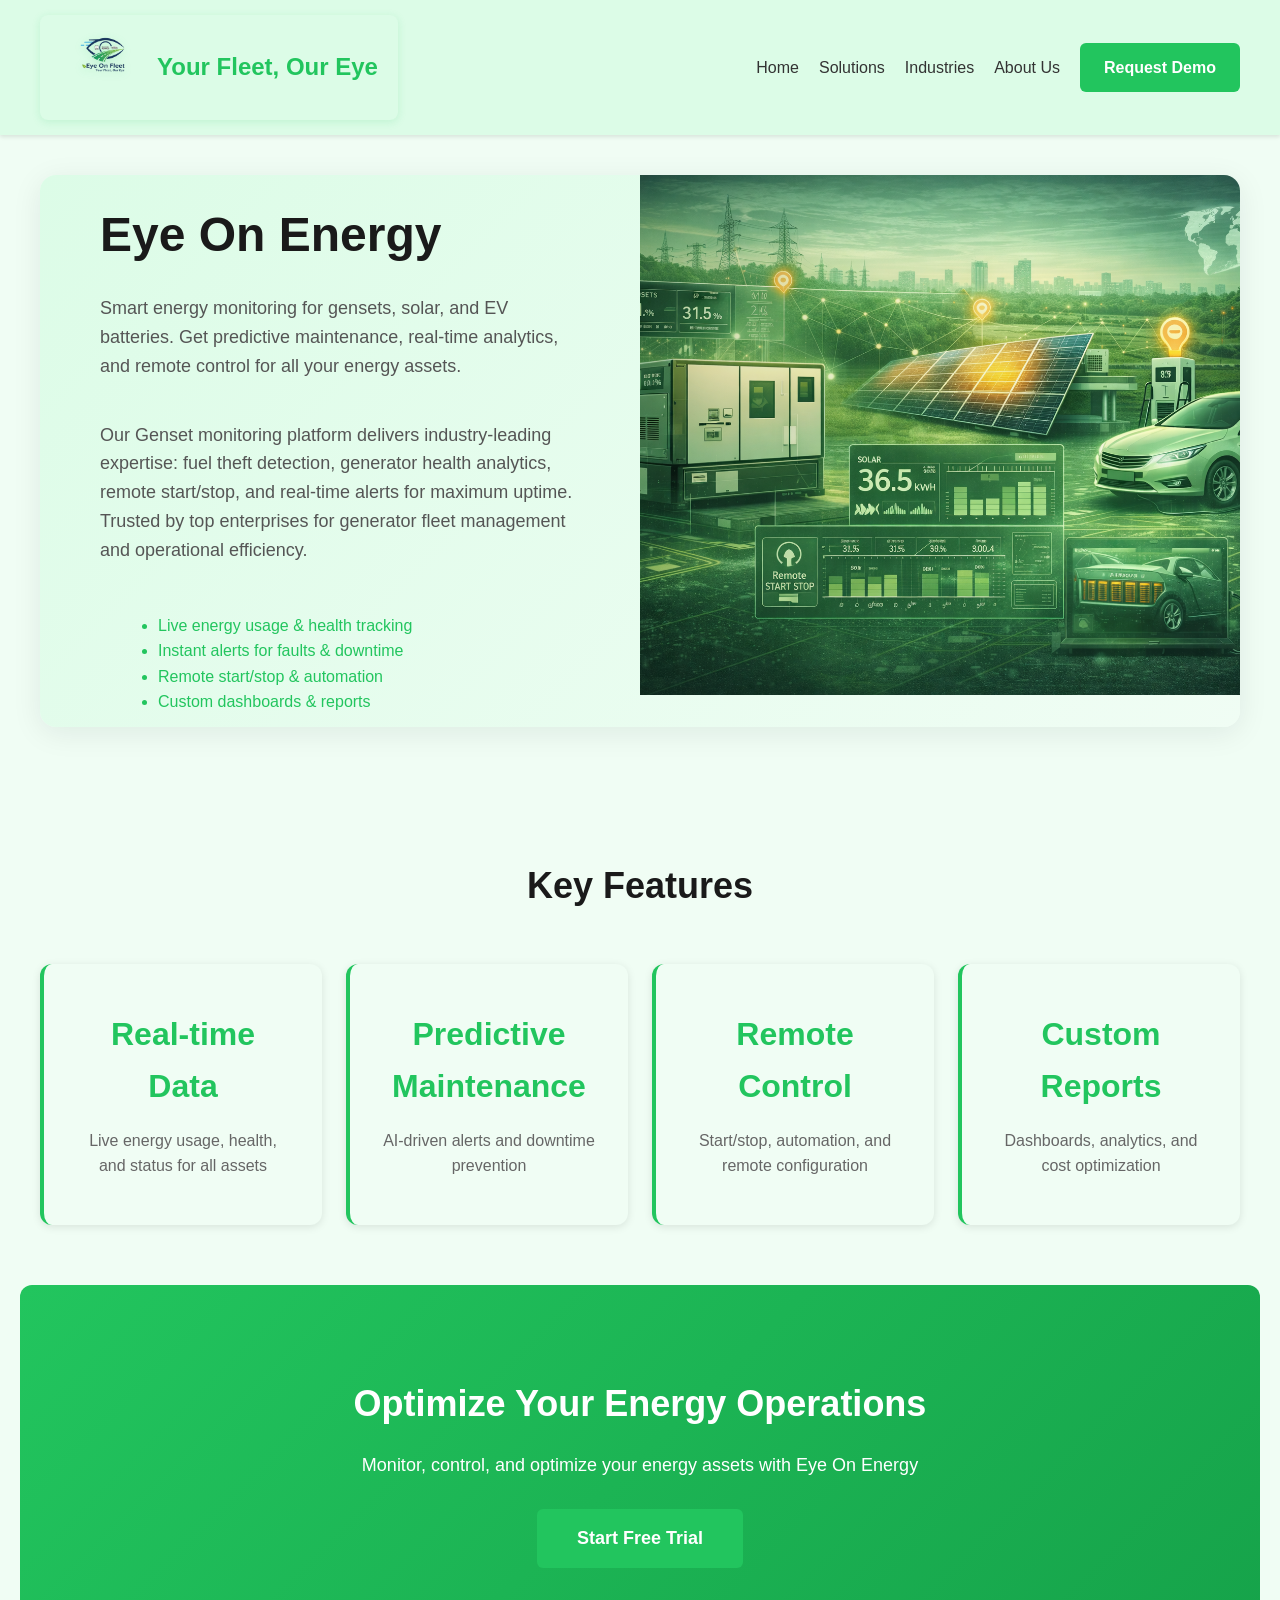
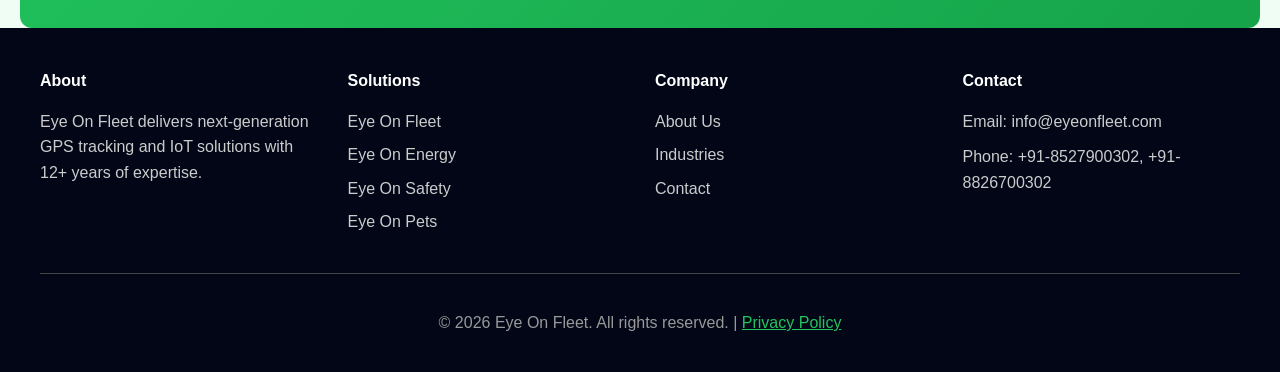
<file: solutions/energy.html>
<!DOCTYPE html>

<!DOCTYPE html>
<html>
<head>
<meta charset="UTF-8">
<title>Eye On Energy | Solutions</title>
<meta name="viewport" content="width=device-width, initial-scale=1">
<link rel="stylesheet" href="../css/style.css">
</head>
<body>

<header class="header">
  <div class="nav">
    <a href="../index.html" style="text-decoration:none;">
      <div class="logo">
        <img src="../images/logo.png" alt="Eye On Fleet logo">
        <span>Your Fleet, Our Eye</span>
      </div>
    </a>
    <button class="nav-toggle" aria-controls="site-navigation" aria-expanded="false">☰</button>
    <nav id="site-navigation" class="site-nav">
      <a href="../index.html">Home</a>
      <a href="index.html">Solutions</a>
      <a href="../industries.html">Industries</a>
      <a href="../about.html">About Us</a>
      <a href="../contact.html" class="btn">Request Demo</a>
    </nav>
  </div>
</header>

<!-- HERO SECTION -->
<section class="hero">
  <div class="hero-grid" style="min-height:420px;align-items:stretch;padding-bottom:32px;">
    <div class="hero-content" style="height:100%;display:flex;flex-direction:column;justify-content:center;min-height:420px;padding-bottom:32px;">
      <h1>Eye On Energy</h1>
        <p>Smart energy monitoring for gensets, solar, and EV batteries. Get predictive maintenance, real-time analytics, and remote control for all your energy assets.</p>
        <p style="margin-top:10px;">Our Genset monitoring platform delivers industry-leading expertise: fuel theft detection, generator health analytics, remote start/stop, and real-time alerts for maximum uptime. Trusted by top enterprises for generator fleet management and operational efficiency.</p>
      <ul style="margin:18px 0 0 18px;color:#22c55e;">
        <li>Live energy usage & health tracking</li>
        <li>Instant alerts for faults & downtime</li>
        <li>Remote start/stop & automation</li>
        <li>Custom dashboards & reports</li>
      </ul>
      <a class="btn" href="../contact.html" style="margin-top:28px;">Request Demo</a>
    </div>
    <div class="hero-media">
      <img src="../images/Solution-EyeOnEnergy.png" alt="Eye On Energy" class="hero-img" style="width:100%;height:100%;object-fit:cover;display:block;border:none;background:#dcfce7;">
    </div>
  </div>
</section>

<!-- FEATURES SECTION -->
<section class="section">
  <h2>Key Features</h2>
  <div class="cards">
    <div class="card stat-card">
      <h3>Real-time Data</h3>
      <p>Live energy usage, health, and status for all assets</p>
    </div>
    <div class="card stat-card">
      <h3>Predictive Maintenance</h3>
      <p>AI-driven alerts and downtime prevention</p>
    </div>
    <div class="card stat-card">
      <h3>Remote Control</h3>
      <p>Start/stop, automation, and remote configuration</p>
    </div>
    <div class="card stat-card">
      <h3>Custom Reports</h3>
      <p>Dashboards, analytics, and cost optimization</p>
    </div>
  </div>
</section>

<!-- CTA SECTION -->
<section class="section cta-banner">
  <h2>Optimize Your Energy Operations</h2>
  <p>Monitor, control, and optimize your energy assets with Eye On Energy</p>
  <a class="btn btn-large" href="../contact.html">Start Free Trial</a>
</section>

<footer class="footer">
  <div class="footer-content">
    <div class="footer-col">
      <h4>About</h4>
      <p>Eye On Fleet delivers next-generation GPS tracking and IoT solutions with 12+ years of expertise.</p>
    </div>
    <div class="footer-col">
      <h4>Solutions</h4>
      <ul>
        <li><a href="fleet.html">Eye On Fleet</a></li>
        <li><a href="energy.html">Eye On Energy</a></li>
        <li><a href="safety.html">Eye On Safety</a></li>
        <li><a href="pets.html">Eye On Pets</a></li>
      </ul>
    </div>
    <div class="footer-col">
      <h4>Company</h4>
      <ul>
        <li><a href="../about.html">About Us</a></li>
        <li><a href="../industries.html">Industries</a></li>
        <li><a href="../contact.html">Contact</a></li>
      </ul>
    </div>
    <div class="footer-col">
      <h4>Contact</h4>
      <p>Email: info@eyeonfleet.com</p>
      <p>Phone: +91-8527900302, +91-8826700302</p>
    </div>
  </div>
  <div class="footer-bottom">
    <p>© 2026 Eye On Fleet. All rights reserved. | <a href="../privacy-policy.html" style="color:#22c55e;text-decoration:underline;">Privacy Policy</a></p>
  </div>
</footer>

<script src="../js/site.js"></script>
</body>
</html>
</file>
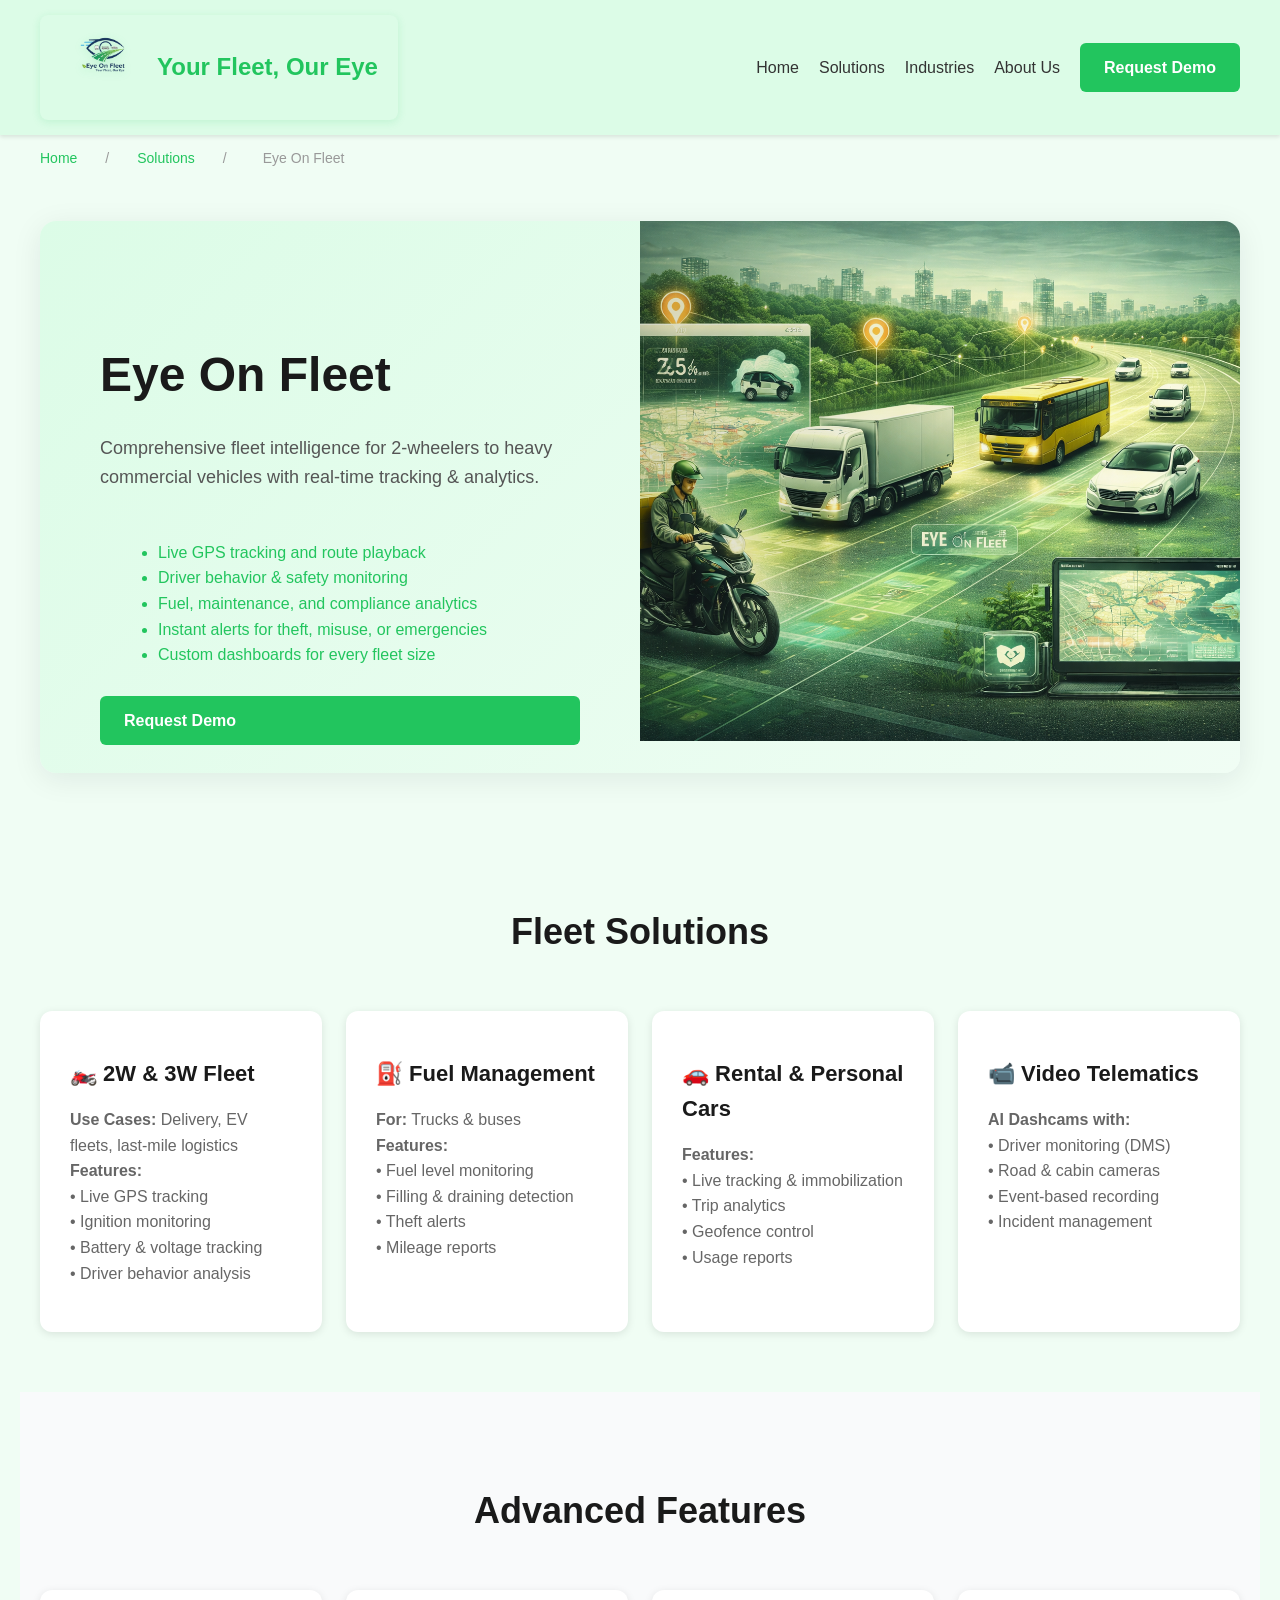
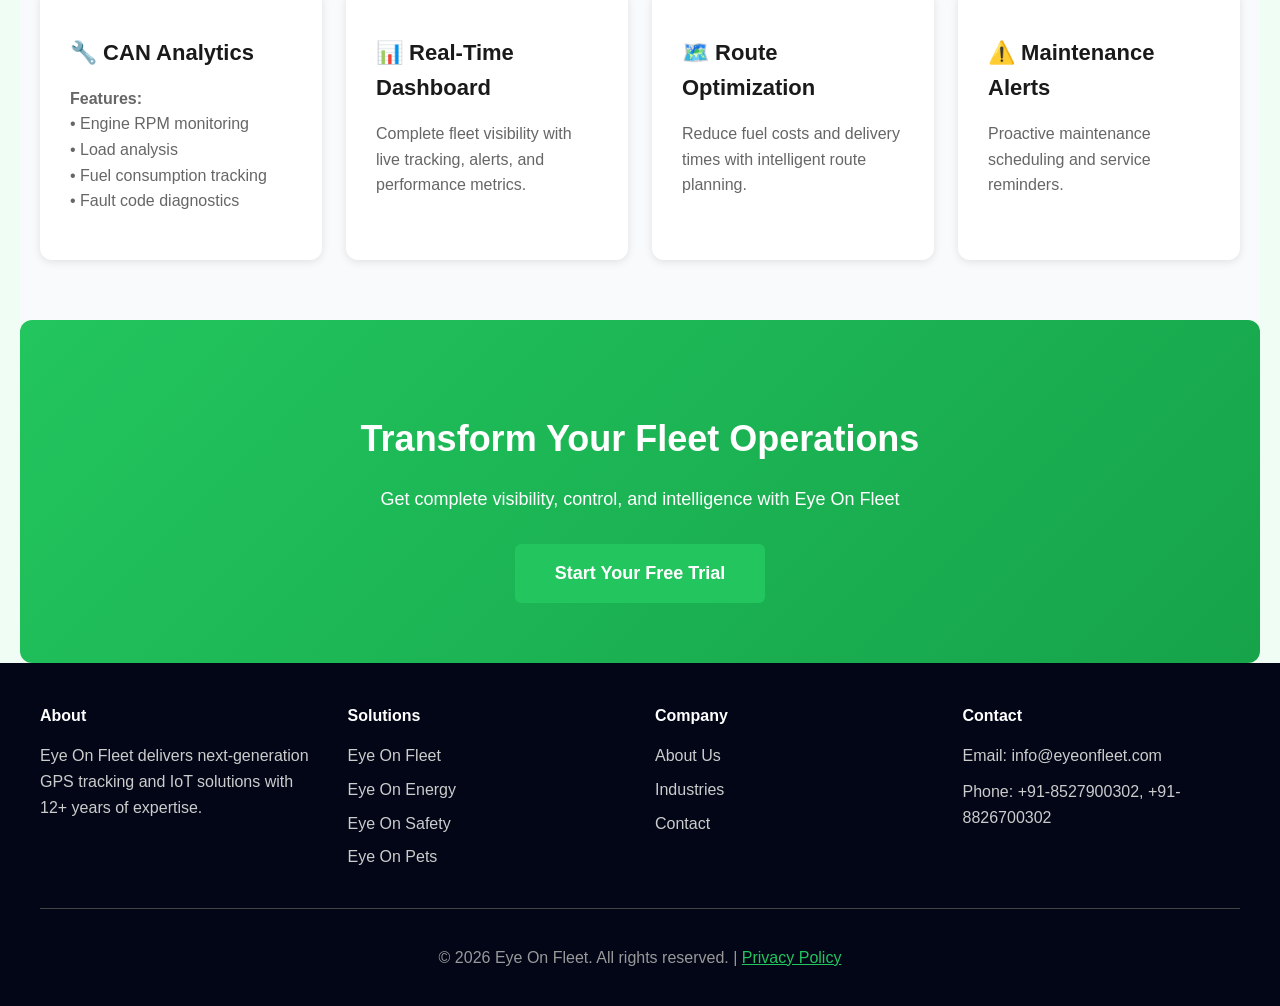
<file: solutions/fleet.html>
<!DOCTYPE html>
<html>
<head>
<meta charset="UTF-8">
<title>Eye On Fleet | GPS & IoT Fleet Management</title>
<meta name="viewport" content="width=device-width, initial-scale=1">
<link rel="stylesheet" href="../css/style.css">
</head>
<body>

<header class="header">
  <div class="nav">
    <a href="../index.html" style="text-decoration:none;">
      <div class="logo">
        <img src="../images/logo.png" alt="Eye On Fleet logo">
        <span>Your Fleet, Our Eye</span>
      </div>
    </a>
    <button class="nav-toggle" aria-controls="site-navigation" aria-expanded="false">☰</button>
    <nav id="site-navigation" class="site-nav">
      <a href="../index.html">Home</a>
      <a href="index.html">Solutions</a>
      <a href="../industries.html">Industries</a>
      <a href="../about.html">About Us</a>
      <a href="../contact.html" class="btn">Request Demo</a>
    </nav>
  </div>
</header>

<nav class="breadcrumb">
  <a href="../index.html">Home</a>
  <span>/</span>
  <a href="index.html">Solutions</a>
  <span>/</span>
  <span>Eye On Fleet</span>
</nav>

<section class="hero">
  <div class="hero-grid" style="min-height:420px;align-items:stretch;padding-bottom:32px;">
    <div class="hero-content" style="height:100%;display:flex;flex-direction:column;justify-content:center;min-height:420px;padding-bottom:32px;">
      <h1>Eye On Fleet</h1>
      <p>Comprehensive fleet intelligence for 2-wheelers to heavy commercial vehicles with real-time tracking & analytics.</p>
      <ul style="margin:18px 0 0 18px;color:#22c55e;">
        <li>Live GPS tracking and route playback</li>
        <li>Driver behavior & safety monitoring</li>
        <li>Fuel, maintenance, and compliance analytics</li>
        <li>Instant alerts for theft, misuse, or emergencies</li>
        <li>Custom dashboards for every fleet size</li>
      </ul>
      <a class="btn" href="../contact.html" style="margin-top:28px;">Request Demo</a>
    </div>
    <div class="hero-media">
      <img src="../images/Solution-EyeOnFleet.png" alt="Eye On Fleet" class="hero-img" style="width:100%;height:100%;object-fit:cover;display:block;border:none;background:#dcfce7;">
    </div>
  </div>
</section>

<section class="section">
<h2>Fleet Solutions</h2>
<div class="cards">
  <div class="card">
    <h3>🏍️ 2W & 3W Fleet</h3>
    <p><strong>Use Cases:</strong> Delivery, EV fleets, last-mile logistics<br><strong>Features:</strong><br>• Live GPS tracking<br>• Ignition monitoring<br>• Battery & voltage tracking<br>• Driver behavior analysis</p>
  </div>
  <div class="card">
    <h3>⛽ Fuel Management</h3>
    <p><strong>For:</strong> Trucks & buses<br><strong>Features:</strong><br>• Fuel level monitoring<br>• Filling & draining detection<br>• Theft alerts<br>• Mileage reports</p>
  </div>
  <div class="card">
    <h3>🚗 Rental & Personal Cars</h3>
    <p><strong>Features:</strong><br>• Live tracking & immobilization<br>• Trip analytics<br>• Geofence control<br>• Usage reports</p>
  </div>
  <div class="card">
    <h3>📹 Video Telematics</h3>
    <p><strong>AI Dashcams with:</strong><br>• Driver monitoring (DMS)<br>• Road & cabin cameras<br>• Event-based recording<br>• Incident management</p>
  </div>
</div>
</section>

<section class="section" style="background:#f9fafb">
<h2>Advanced Features</h2>
<div class="cards">
  <div class="card">
    <h3>🔧 CAN Analytics</h3>
    <p><strong>Features:</strong><br>• Engine RPM monitoring<br>• Load analysis<br>• Fuel consumption tracking<br>• Fault code diagnostics</p>
  </div>
  <div class="card">
    <h3>📊 Real-Time Dashboard</h3>
    <p>Complete fleet visibility with live tracking, alerts, and performance metrics.</p>
  </div>
  <div class="card">
    <h3>🗺️ Route Optimization</h3>
    <p>Reduce fuel costs and delivery times with intelligent route planning.</p>
  </div>
  <div class="card">
    <h3>⚠️ Maintenance Alerts</h3>
    <p>Proactive maintenance scheduling and service reminders.</p>
  </div>
</div>
</section>

<section class="section cta-banner">
  <h2>Transform Your Fleet Operations</h2>
  <p>Get complete visibility, control, and intelligence with Eye On Fleet</p>
  <a class="btn btn-large" href="../contact.html">Start Your Free Trial</a>
</section>

<footer class="footer">
  <div class="footer-content">
    <div class="footer-col">
      <h4>About</h4>
      <p>Eye On Fleet delivers next-generation GPS tracking and IoT solutions with 12+ years of expertise.</p>
    </div>
    <div class="footer-col">
      <h4>Solutions</h4>
      <ul>
        <li><a href="fleet.html">Eye On Fleet</a></li>
        <li><a href="energy.html">Eye On Energy</a></li>
        <li><a href="safety.html">Eye On Safety</a></li>
        <li><a href="pets.html">Eye On Pets</a></li>
      </ul>
    </div>
    <div class="footer-col">
      <h4>Company</h4>
      <ul>
        <li><a href="../about.html">About Us</a></li>
        <li><a href="../industries.html">Industries</a></li>
        <li><a href="../contact.html">Contact</a></li>
      </ul>
    </div>
    <div class="footer-col">
      <h4>Contact</h4>
      <p>Email: info@eyeonfleet.com</p>
      <p>Phone: +91-8527900302, +91-8826700302</p>
    </div>
  </div>
  <div class="footer-bottom">
    <p>© 2026 Eye On Fleet. All rights reserved. | <a href="../privacy-policy.html" style="color:#22c55e;text-decoration:underline;">Privacy Policy</a></p>
  </div>
</footer>

</body>
<script src="../js/site.js"></script>
</html>
</file>
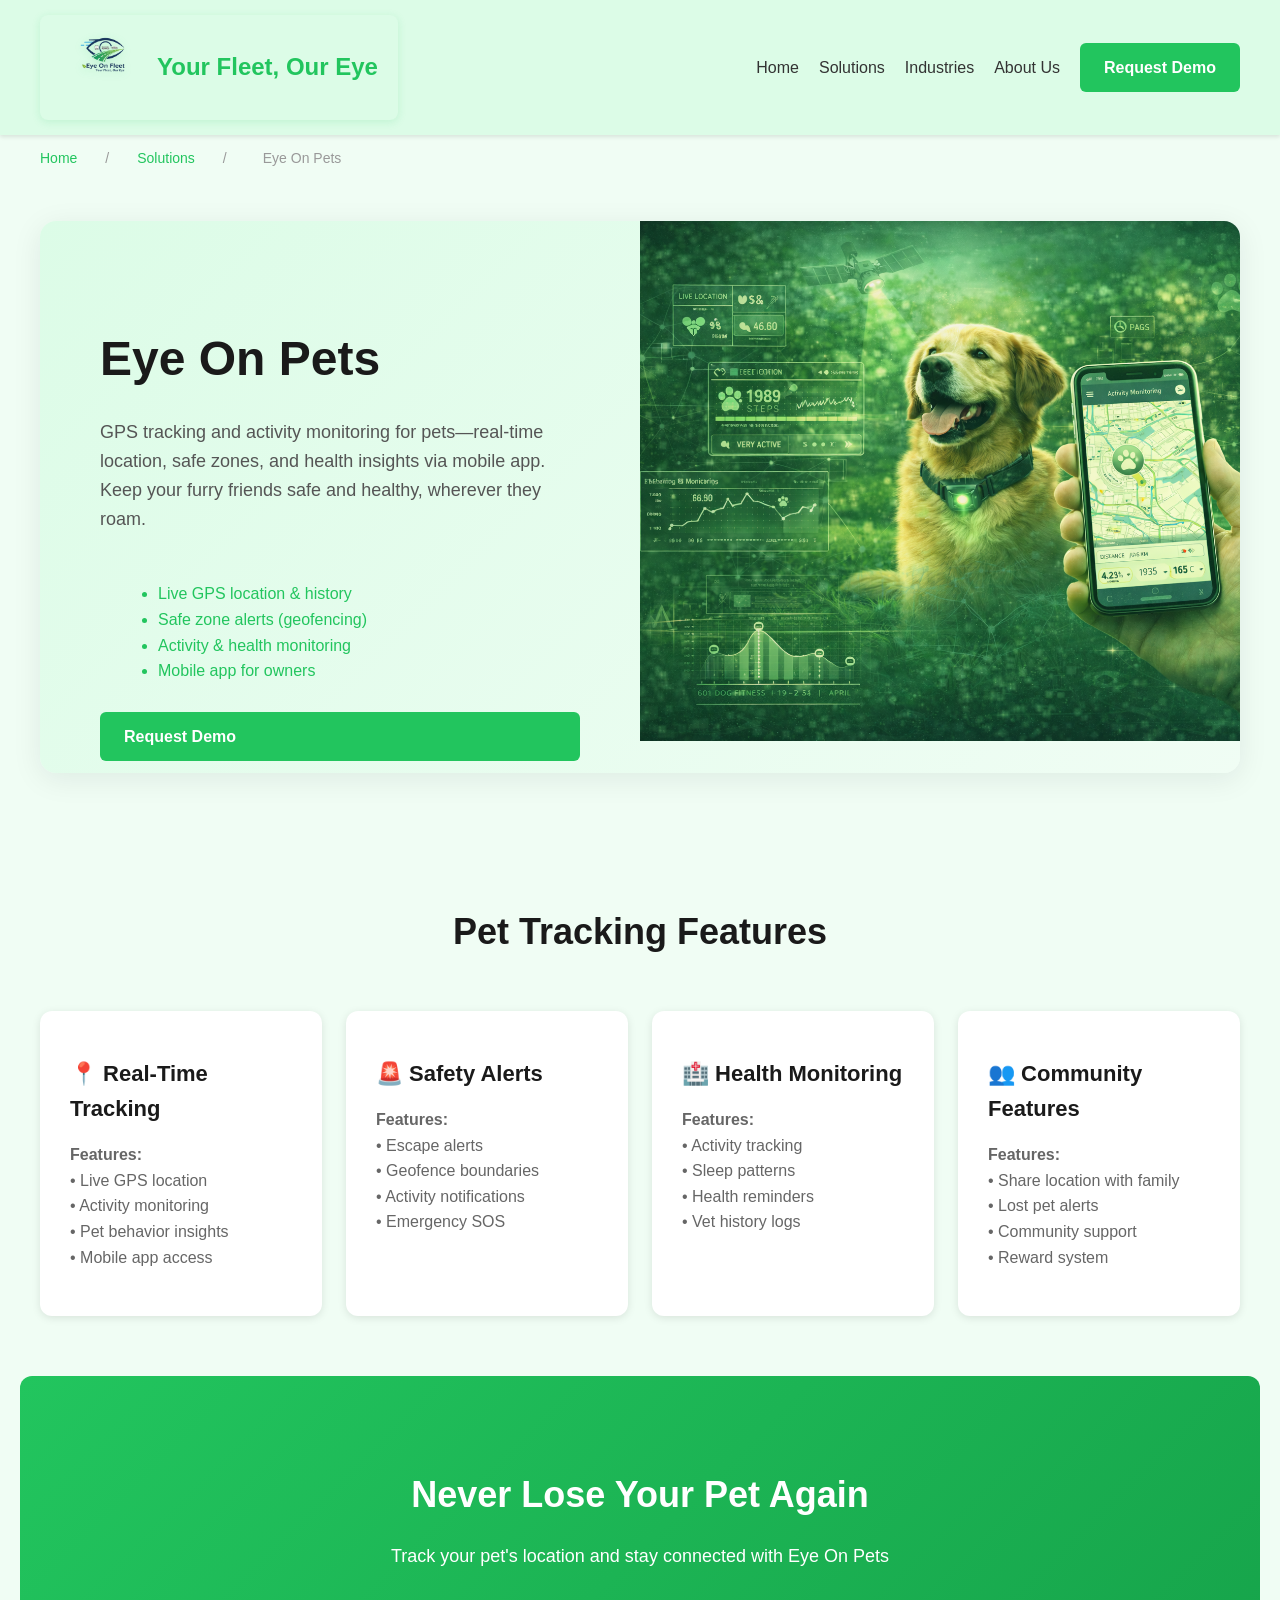
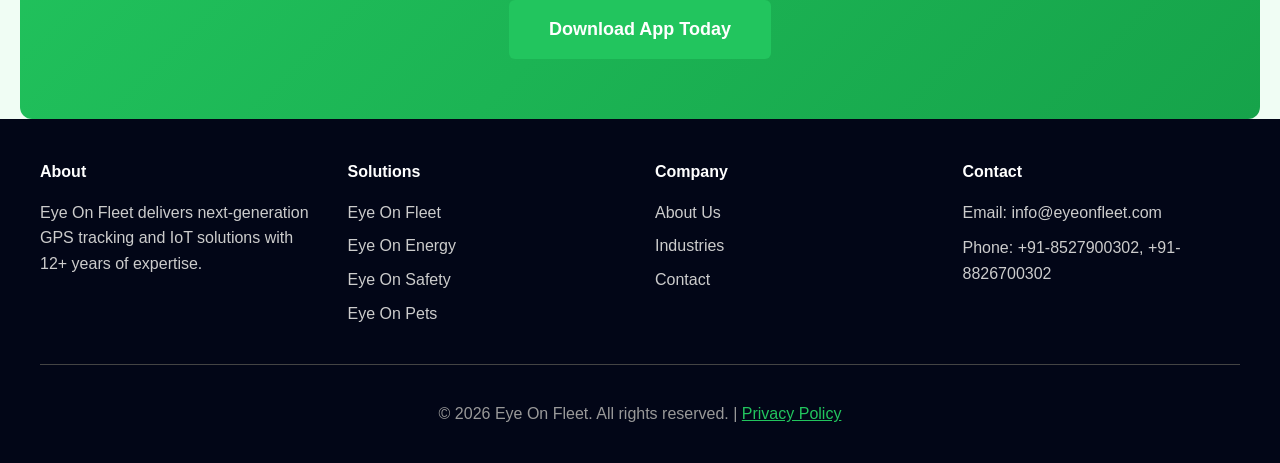
<file: solutions/pets.html>
<!DOCTYPE html>
<html>
<head>
<meta charset="UTF-8">
<title>Eye On Pets | Solutions</title>
<meta name="viewport" content="width=device-width, initial-scale=1">
<link rel="stylesheet" href="../css/style.css">
</head>
<body>

<header class="header">
  <div class="nav">
    <a href="../index.html" style="text-decoration:none;">
      <div class="logo">
        <img src="../images/logo.png" alt="Eye On Fleet logo">
        <span>Your Fleet, Our Eye</span>
      </div>
    </a>
    <button class="nav-toggle" aria-controls="site-navigation" aria-expanded="false">☰</button>
    <nav id="site-navigation" class="site-nav">
      <a href="../index.html">Home</a>
      <a href="index.html">Solutions</a>
      <a href="../industries.html">Industries</a>
      <a href="../about.html">About Us</a>
      <a href="../contact.html" class="btn">Request Demo</a>
    </nav>
  </div>
</header>

<nav class="breadcrumb">
  <a href="../index.html">Home</a>
  <span>/</span>
  <a href="index.html">Solutions</a>
  <span>/</span>
  <span>Eye On Pets</span>
</nav>

<section class="hero">
  <div class="hero-grid" style="min-height:420px;align-items:stretch;padding-bottom:32px;">
    <div class="hero-content" style="height:100%;display:flex;flex-direction:column;justify-content:center;min-height:420px;padding-bottom:32px;">
      <h1>Eye On Pets</h1>
      <p>GPS tracking and activity monitoring for pets—real-time location, safe zones, and health insights via mobile app. Keep your furry friends safe and healthy, wherever they roam.</p>
      <ul style="margin:18px 0 0 18px;color:#22c55e;">
        <li>Live GPS location & history</li>
        <li>Safe zone alerts (geofencing)</li>
        <li>Activity & health monitoring</li>
        <li>Mobile app for owners</li>
      </ul>
      <a class="btn" href="../contact.html" style="margin-top:28px;">Request Demo</a>
    </div>
    <div class="hero-media">
      <img src="../images/Solution-EyeOnPet.png" alt="Eye On Pets" class="hero-img" style="width:100%;height:100%;object-fit:cover;display:block;border:none;background:#dcfce7;">
    </div>
  </div>
</section>

<section class="section">
<h2>Pet Tracking Features</h2>
<div class="cards">
  <div class="card">
    <h3>📍 Real-Time Tracking</h3>
    <p><strong>Features:</strong><br>• Live GPS location<br>• Activity monitoring<br>• Pet behavior insights<br>• Mobile app access</p>
  </div>
  <div class="card">
    <h3>🚨 Safety Alerts</h3>
    <p><strong>Features:</strong><br>• Escape alerts<br>• Geofence boundaries<br>• Activity notifications<br>• Emergency SOS</p>
  </div>
  <div class="card">
    <h3>🏥 Health Monitoring</h3>
    <p><strong>Features:</strong><br>• Activity tracking<br>• Sleep patterns<br>• Health reminders<br>• Vet history logs</p>
  </div>
  <div class="card">
    <h3>👥 Community Features</h3>
    <p><strong>Features:</strong><br>• Share location with family<br>• Lost pet alerts<br>• Community support<br>• Reward system</p>
  </div>
</div>
</section>

<section class="section cta-banner">
  <h2>Never Lose Your Pet Again</h2>
  <p>Track your pet's location and stay connected with Eye On Pets</p>
  <a class="btn btn-large" href="../contact.html">Download App Today</a>
</section>

<footer class="footer">
  <div class="footer-content">
    <div class="footer-col">
      <h4>About</h4>
      <p>Eye On Fleet delivers next-generation GPS tracking and IoT solutions with 12+ years of expertise.</p>
    </div>
    <div class="footer-col">
      <h4>Solutions</h4>
      <ul>
        <li><a href="fleet.html">Eye On Fleet</a></li>
        <li><a href="energy.html">Eye On Energy</a></li>
        <li><a href="safety.html">Eye On Safety</a></li>
        <li><a href="pets.html">Eye On Pets</a></li>
      </ul>
    </div>
    <div class="footer-col">
      <h4>Company</h4>
      <ul>
        <li><a href="../about.html">About Us</a></li>
        <li><a href="../industries.html">Industries</a></li>
        <li><a href="../contact.html">Contact</a></li>
      </ul>
    </div>
    <div class="footer-col">
      <h4>Contact</h4>
      <p>Email: info@eyeonfleet.com</p>
      <p>Phone: +91-8527900302, +91-8826700302</p>
    </div>
  </div>
  <div class="footer-bottom">
    <p>© 2026 Eye On Fleet. All rights reserved. | <a href="../privacy-policy.html" style="color:#22c55e;text-decoration:underline;">Privacy Policy</a></p>
  </div>
</footer>

</body>
<script src="../js/site.js"></script>
</html>
</file>
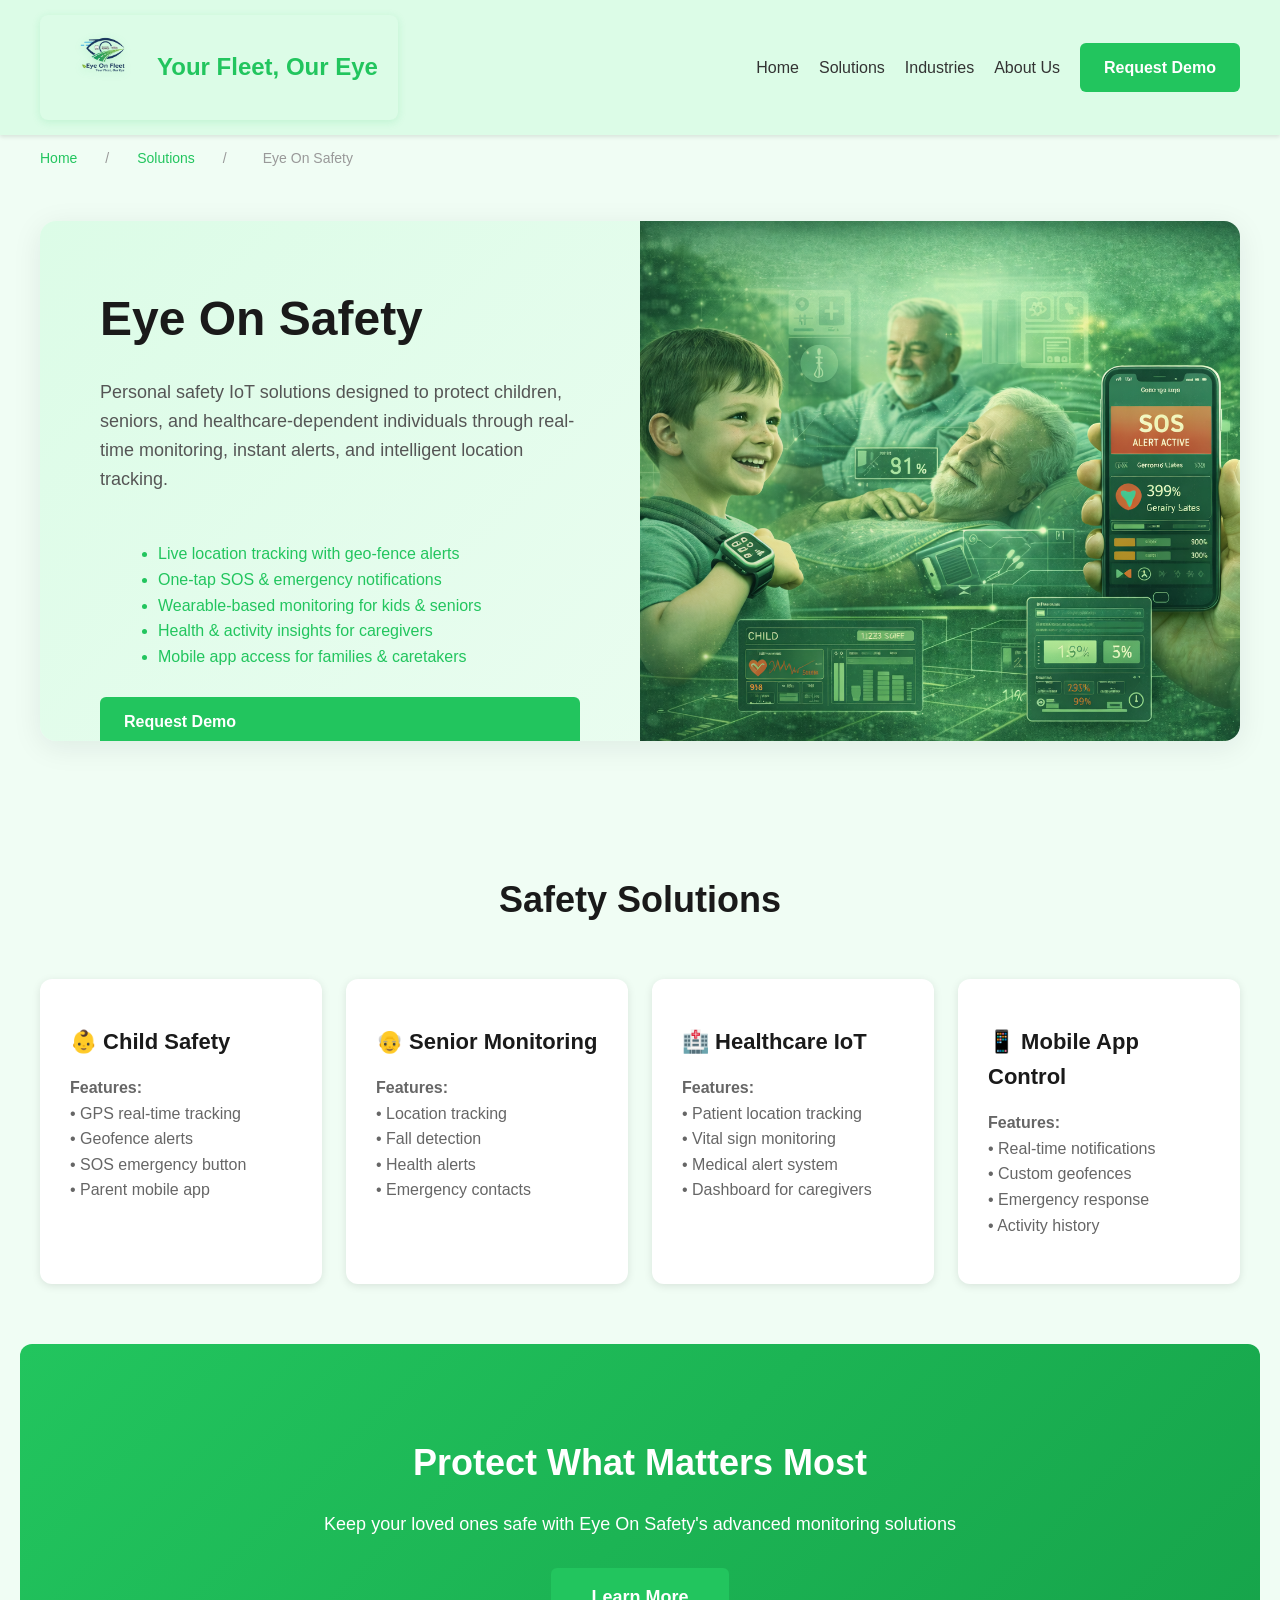
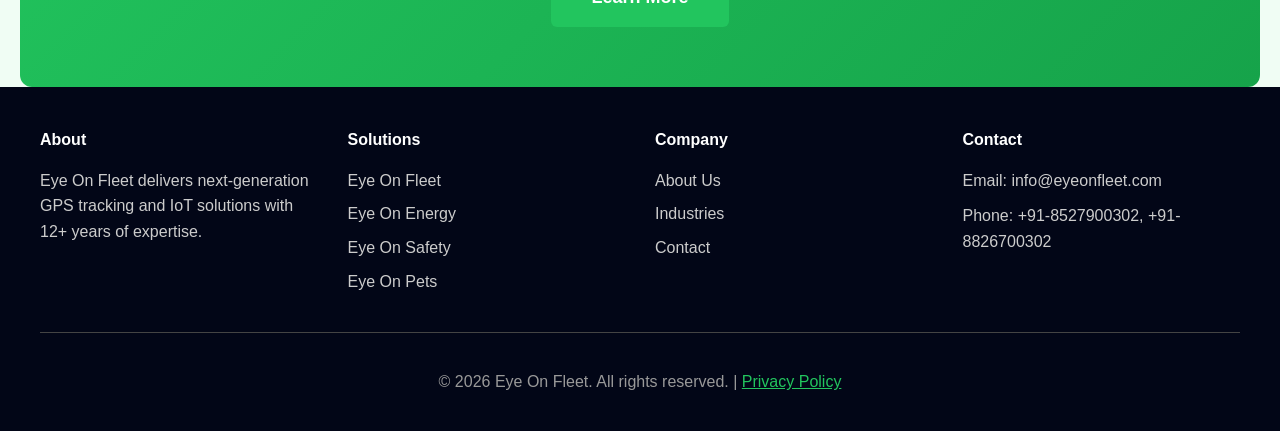
<file: solutions/safety.html>
</body>
</html>
<!DOCTYPE html>
<html>
<head>
<meta charset="UTF-8">
<title>Eye On Safety | Personal Safety IoT</title>
<meta name="viewport" content="width=device-width, initial-scale=1">
<link rel="stylesheet" href="../css/style.css">
</head>
<body>

<header class="header">
  <div class="nav">
    <a href="../index.html" style="text-decoration:none;">
      <div class="logo">
        <img src="../images/logo.png" alt="Eye On Fleet logo">
        <span>Your Fleet, Our Eye</span>
      </div>
    </a>
    <button class="nav-toggle" aria-controls="site-navigation" aria-expanded="false">☰</button>
    <nav id="site-navigation" class="site-nav">
      <a href="../index.html">Home</a>
      <a href="index.html">Solutions</a>
      <a href="../industries.html">Industries</a>
      <a href="../about.html">About Us</a>
      <a href="../contact.html" class="btn">Request Demo</a>
    </nav>
  </div>
</header>

<nav class="breadcrumb">
  <a href="../index.html">Home</a>
  <span>/</span>
  <a href="index.html">Solutions</a>
  <span>/</span>
  <span>Eye On Safety</span>
</nav>

<!-- HERO SECTION -->
<section class="hero">
  <div class="hero-grid">

    <div class="hero-content">
      <h1>Eye On Safety</h1>

      <p>
        Personal safety IoT solutions designed to protect children, seniors,
        and healthcare-dependent individuals through real-time monitoring,
        instant alerts, and intelligent location tracking.
      </p>

      <ul style="margin:18px 0 0 18px;color:#22c55e;">
        <li>Live location tracking with geo-fence alerts</li>
        <li>One-tap SOS & emergency notifications</li>
        <li>Wearable-based monitoring for kids & seniors</li>
        <li>Health & activity insights for caregivers</li>
        <li>Mobile app access for families & caretakers</li>
      </ul>

      <a class="btn" href="../contact.html" style="margin-top:28px;">
        Request Demo
      </a>
    </div>

    <div class="hero-media">
      <img
        src="../images/Solution-EyeOnSafety.png"
        alt="Eye On Safety – Personal Safety IoT"
        class="hero-img"
      >
    </div>

  </div>
</section>

<section class="section">
<h2>Safety Solutions</h2>
<div class="cards">
  <div class="card">
    <h3>👶 Child Safety</h3>
    <p><strong>Features:</strong><br>• GPS real-time tracking<br>• Geofence alerts<br>• SOS emergency button<br>• Parent mobile app</p>
  </div>
  <div class="card">
    <h3>👴 Senior Monitoring</h3>
    <p><strong>Features:</strong><br>• Location tracking<br>• Fall detection<br>• Health alerts<br>• Emergency contacts</p>
  </div>
  <div class="card">
    <h3>🏥 Healthcare IoT</h3>
    <p><strong>Features:</strong><br>• Patient location tracking<br>• Vital sign monitoring<br>• Medical alert system<br>• Dashboard for caregivers</p>
  </div>
  <div class="card">
    <h3>📱 Mobile App Control</h3>
    <p><strong>Features:</strong><br>• Real-time notifications<br>• Custom geofences<br>• Emergency response<br>• Activity history</p>
  </div>
</div>
</section>

<section class="section cta-banner">
  <h2>Protect What Matters Most</h2>
  <p>Keep your loved ones safe with Eye On Safety's advanced monitoring solutions</p>
  <a class="btn btn-large" href="../contact.html">Learn More</a>
</section>

<footer class="footer">
  <div class="footer-content">
    <div class="footer-col">
      <h4>About</h4>
      <p>Eye On Fleet delivers next-generation GPS tracking and IoT solutions with 12+ years of expertise.</p>
    </div>
    <div class="footer-col">
      <h4>Solutions</h4>
      <ul>
        <li><a href="fleet.html">Eye On Fleet</a></li>
        <li><a href="energy.html">Eye On Energy</a></li>
        <li><a href="safety.html">Eye On Safety</a></li>
        <li><a href="pets.html">Eye On Pets</a></li>
      </ul>
    </div>
    <div class="footer-col">
      <h4>Company</h4>
      <ul>
        <li><a href="../about.html">About Us</a></li>
        <li><a href="../industries.html">Industries</a></li>
        <li><a href="../contact.html">Contact</a></li>
      </ul>
    </div>
    <div class="footer-col">
      <h4>Contact</h4>
      <p>Email: info@eyeonfleet.com</p>
      <p>Phone: +91-8527900302, +91-8826700302</p>
    </div>
  </div>
  <div class="footer-bottom">
    <p>© 2026 Eye On Fleet. All rights reserved. | <a href="../privacy-policy.html" style="color:#22c55e;text-decoration:underline;">Privacy Policy</a></p>
  </div>
</footer>

</body>
<script src="../js/site.js"></script>
</html>
</file>
<file: css/style.css>
.stats-section-redesigned .company-mv-cards {
  display: flex;
  flex-direction: row;
  gap: 32px;
  justify-content: center;
  flex-wrap: nowrap;
}
@media (max-width: 900px) {
  .stats-section-redesigned .company-mv-cards {
    flex-direction: column;
    gap: 18px;
    flex-wrap: wrap;
  }
}
/* ==============================
   ABOUT – STATS SECTION REDESIGN
   ============================== */
.stats-section-redesigned {
  background: linear-gradient(135deg, #f0fdf4 0%, #dcfce7 100%);
  border-radius: 16px;
  box-shadow: 0 6px 30px rgba(16,24,40,0.08);
  max-width: 1000px;
  margin: 48px auto 0 auto;
  padding: 48px 24px;
}
.stat-mv-card {
  text-align: center;
  background: #f0fdf4;
  border-left: 4px solid #22c55e;
  box-shadow: 0 2px 8px rgba(34,197,94,0.08);
}
.stat-mv-card h3 {
  color: #22c55e;
  font-size: 2.5rem;
  margin-bottom: 8px;
}
.stat-mv-card p {
  color: #555;
  font-size: 1.1rem;
  margin: 0;
}
@media (max-width: 900px) {
  .stats-section-redesigned {
    padding: 32px 8px;
  }
}
/* ==============================
   COMPANY STORY, MISSION & VISION
   ============================== */
.company-story-section {
  background: linear-gradient(135deg, #dcfce7 0%, #f0fdf4 100%);
  border-radius: 16px;
  box-shadow: 0 6px 30px rgba(16,24,40,0.08);
  max-width: 1000px;
  margin: 48px auto 0 auto;
}
.company-story-inner {
  display: flex;
  flex-direction: column;
  align-items: center;
  justify-content: center;
  padding: 48px 24px;
}
.company-story-title {
  font-size: 2.5rem;
  color: #1a1a1a;
  margin-bottom: 18px;
  text-align: center;
}
.company-story-content {
  max-width: 700px;
  text-align: center;
}
.company-story-text {
  font-size: 1.15rem;
  color: #444;
  margin-bottom: 32px;
}
.company-mv-cards {
  display: flex;
  flex-wrap: wrap;
  gap: 32px;
  justify-content: center;
}
.company-mv-card {
  flex: 1 1 280px;
  min-width: 260px;
  background: #fff;
  border-radius: 12px;
  padding: 32px 24px;
  box-shadow: 0 2px 8px rgba(34,197,94,0.08);
  margin-bottom: 16px;
}
.company-mv-card h3 {
  color: #22c55e;
  margin-top: 0;
  margin-bottom: 12px;
}
.company-mv-card p {
  color: #555;
  font-size: 1.08rem;
}
@media (max-width: 900px) {
  .company-mv-cards {
    flex-direction: column;
    gap: 18px;
  }
  .company-story-inner {
    padding: 32px 8px;
  }
}
body{margin:0;font-family:Arial,sans-serif;background:#f0fdf4;line-height:1.6}
.header{background:#dcfce7;padding:15px;position:sticky;top:0;z-index:100;box-shadow:0 2px 4px rgba(0,0,0,0.1)}
.nav{display:flex;justify-content:space-between;align-items:center;max-width:1200px;margin:0 auto}
.logo{display:flex;align-items:center;gap:12px;font-weight:bold;font-size:24px;color:#22c55e;padding:10px 20px;border-radius:8px;background:#dcfce7;box-shadow:0 2px 8px rgba(34,197,94,0.15)}
.logo img{height:85px;width:auto;filter:drop-shadow(0 2px 4px rgba(34,197,94,0.2))}
nav{display:flex;gap:20px;align-items:center}
nav a{text-decoration:none;color:#333;font-weight:500}
nav a:hover{color:#22c55e}

/* Breadcrumb Navigation */
.breadcrumb{padding:12px 20px;max-width:1200px;margin:0 auto;font-size:14px;color:#666}
.breadcrumb a{color:#22c55e;text-decoration:none;font-weight:500}
.breadcrumb a:hover{text-decoration:underline}
.breadcrumb span{margin:0 8px;color:#999}

/* Responsive navigation toggle */
.nav-toggle{display:none;background:transparent;border:0;font-size:26px;cursor:pointer;color:#1f2937}
.nav-toggle:focus{outline:2px solid rgba(34,197,94,0.25);outline-offset:2px}
.site-nav{display:flex;gap:20px;align-items:center}

@media(max-width:768px){
  .nav-toggle{display:block}
  .site-nav{display:none;flex-direction:column;gap:12px;width:100%}
  .site-nav.open{display:flex}
}
.hero{padding:40px 20px;background:transparent}
.hero-grid{display:grid;grid-template-columns:1fr 1fr;gap:0;align-items:stretch;max-width:1200px;margin:0 auto;background:linear-gradient(135deg,#dcfce7 0%,#f0fdf4 100%);border-radius:16px;overflow:hidden;box-shadow:0 6px 30px rgba(16,24,40,0.08);height:520px}
.hero-grid h1{font-size:48px;margin:0 0 20px 0;color:#1a1a1a}
.hero-grid p{font-size:18px;color:#555;margin:0 0 30px 0}
.hero-grid img{width:100%;height:100%;object-fit:cover;display:block}

.hero-content{padding:60px;display:flex;flex-direction:column;justify-content:center}
.hero-media{position:relative}
.hero-media::after{content:"";position:absolute;inset:0;background:linear-gradient(90deg,rgba(0,0,0,0.15) 0%,rgba(0,0,0,0.05) 40%,rgba(0,0,0,0) 100%);pointer-events:none}
.hero-media img{display:block;width:100%;height:100%;object-fit:cover}

@media(max-width:768px){
  .hero-grid{grid-template-columns:1fr;height:auto;border-radius:12px}
  .hero-media{height:260px}
  .hero-media img{height:100%;object-fit:cover}
  .hero-content{padding:30px}
}
.cta-group{display:flex;gap:15px}
.btn{background:#22c55e;color:#fff;padding:12px 24px;text-decoration:none;border-radius:6px;font-weight:bold;display:inline-block;transition:background 0.3s}
.btn:hover{background:#16a34a}
.btn-secondary{background:transparent;border:2px solid #22c55e;color:#22c55e;padding:10px 22px;text-decoration:none;border-radius:6px;font-weight:bold;display:inline-block;transition:all 0.3s}
.btn-secondary:hover{background:#22c55e;color:#fff}
.btn-large{padding:15px 40px;font-size:18px}
.section{padding:60px 20px;max-width:1200px;margin:0 auto}
.section h2{font-size:36px;text-align:center;margin-bottom:50px;color:#1a1a1a}
.section h3{font-size:22px;margin:15px 0;color:#1a1a1a}
.section p{color:#666;line-height:1.6}
.cards{display:grid;grid-template-columns:repeat(4,1fr);gap:20px}
.card{background:#fff;padding:30px;border-radius:12px;box-shadow:0 2px 8px rgba(0,0,0,0.1);transition:transform 0.3s,box-shadow 0.3s}
.card:hover{transform:translateY(-5px);box-shadow:0 4px 16px rgba(0,0,0,0.15)}
.stat-card{text-align:center;background:#f0fdf4;border-left:4px solid #22c55e}
.stat-card h3{color:#22c55e;font-size:32px}
.solution-card h3{color:#22c55e}
.solution-card .link{color:#22c55e;text-decoration:none;font-weight:bold;transition:color 0.3s}
.solution-card .link:hover{color:#16a34a}
.solution-icon{width:80px;height:80px;object-fit:contain;margin-bottom:15px;display:block}
.solution-card-img {
  width: 100%;
  height: 160px;
  object-fit: cover;
  display: block;
  border-radius: 10px 10px 0 0;
  margin-bottom: 0;
}
.solution-card-content {
  padding: 18px 0 0 0;
}
.trust-section{background:#f9fafb}
.how-it-works{background:#fff}
.process-flow{display:flex;justify-content:space-between;align-items:center;gap:30px;flex-wrap:wrap}
.process-step{text-align:center;flex:1;min-width:150px;padding:20px}
.step-number{width:50px;height:50px;background:#22c55e;color:#fff;border-radius:50%;display:flex;align-items:center;justify-content:center;font-weight:bold;font-size:24px;margin:0 auto 15px}
.process-arrow{font-size:32px;color:#22c55e;font-weight:bold}
.cta-banner{background:linear-gradient(135deg,#22c55e 0%,#16a34a 100%);color:#fff;text-align:center;border-radius:12px}
.cta-banner h2{color:#fff;margin-bottom:15px}
.cta-banner p{color:#fff;font-size:18px;margin-bottom:30px}
.footer{background:#020617;color:#fff;padding:40px 20px 20px}
.footer-content{display:grid;grid-template-columns:repeat(4,1fr);gap:30px;max-width:1200px;margin:0 auto;margin-bottom:30px}
.footer-col h4{margin:0 0 15px 0;font-size:16px}
.footer-col p{margin:10px 0;color:#ccc}
.footer-col ul{list-style:none;padding:0;margin:0}
.footer-col ul li{margin:8px 0}
.footer-col a{color:#ccc;text-decoration:none;transition:color 0.3s}
.footer-col a:hover{color:#22c55e}
.footer-bottom{border-top:1px solid #444;padding-top:20px;text-align:center;color:#999;max-width:1200px;margin:0 auto}
@media(max-width:768px){
  .hero-grid{grid-template-columns:1fr}
  .cards{grid-template-columns:1fr}
  .hero-grid h1{font-size:32px}
  .section h2{font-size:28px}
  .process-flow{flex-direction:column}
  .process-arrow{transform:rotate(90deg);margin:10px 0}
  .footer-content{grid-template-columns:1fr;gap:20px}
  .cta-group{flex-direction:column}
  .hero-content{padding:30px}

  /* Header responsiveness */
  .header{padding:10px}
  .nav{flex-direction:column;align-items:flex-start;gap:12px;padding:0 16px}
  .logo{font-size:18px;padding:6px 12px;gap:10px;border-radius:6px}
  .logo img{height:56px}
  nav{display:flex;flex-direction:column;gap:8px;width:100%}
  nav a{display:block;padding:10px 0;color:#333}
}

/* Only for solutions page hero image */
.solutions-hero-img { object-fit: contain !important; background: #dcfce7; }

/* Ensure solution hero images align exactly like homepage */
.hero .hero-img {
  width: 100%;
  height: 100%;
  object-fit: cover;
}

/* =====================================
   INDUSTRIES HERO IMAGE (COLLAGE FIX)
   ===================================== */
.hero-img--contain {
  object-fit: contain;
  background: #ecfdf5; /* same hero bg */
}

/* =====================================
   CONTACT FORM (GLOBAL)
   ===================================== */
.contact-form {
  display: flex;
  flex-direction: column;
  gap: 16px;
}

.contact-form label {
  display: flex;
  flex-direction: column;
  font-weight: 500;
  color: #0f172a;
  font-size: 14px;
}

.contact-form input,
.contact-form textarea {
  margin-top: 6px;
  padding: 12px 14px;
  border-radius: 8px;
  border: 1px solid #cbd5e1;
  font-size: 15px;
  font-family: inherit;
  width: 100%;
  background: #fff;
}

.contact-form input:focus,
.contact-form textarea:focus {
  outline: none;
  border-color: #22c55e;
  box-shadow: 0 0 0 3px rgba(34, 197, 94, 0.15);
}

.contact-form textarea {
  resize: vertical;
  min-height: 120px;
}

.contact-form button {
  margin-top: 12px;
}

/* =====================================
   ABOUT – WHO WE ARE
   ===================================== */
.about-grid {
  grid-template-columns: 1.2fr 0.8fr;
  align-items: center;
}

.about-card {
  background: #f0fdf4;
}

.about-card h2 {
  margin-top: 0;
}

.about-highlights {
  margin-top: 16px;
  padding-left: 18px;
  color: #22c55e;
  font-weight: 500;
}

.about-highlights li {
  margin-bottom: 8px;
}

.about-media img {
  width: 100%;
  height: auto;
  border-radius: 12px;
  object-fit: cover;
}

/* Responsive */
@media (max-width: 900px) {
  .about-grid {
    grid-template-columns: 1fr;
  }
}


/* ==============================
   ABOUT – WHO WE ARE FIX
   ============================== */

.cards {
  display: grid;
  grid-template-columns: repeat(auto-fit, minmax(280px, 1fr));
  gap: 24px;
}

.about-grid {
  grid-template-columns: 1.2fr 0.8fr;
  align-items: center;
}

.about-card {
  background: #f0fdf4;
}

.about-highlights {
  margin-top: 16px;
  padding-left: 18px;
  color: #22c55e;
  font-weight: 500;
}

.about-media img {
  width: 100%;
  height: auto;
  border-radius: 12px;
  display: block;
}

@media (max-width: 900px) {
  .about-grid {
    grid-template-columns: 1fr;
  }
}

/* ==============================
   ABOUT – WHO WE ARE FIX
   ============================== */

.cards {
  display: grid;
  grid-template-columns: repeat(auto-fit, minmax(280px, 1fr));
  gap: 24px;
}

.about-grid {
  grid-template-columns: 1.2fr 0.8fr;
  align-items: center;
}

.about-card {
  background: #f0fdf4;
}

.about-highlights {
  margin-top: 16px;
  padding-left: 18px;
  color: #22c55e;
  font-weight: 500;
}

.about-media img {
  width: 100%;
  height: auto;
  border-radius: 12px;
  display: block;
}

@media (max-width: 900px) {
  .about-grid {
    grid-template-columns: 1fr;
  }
}
</file>
